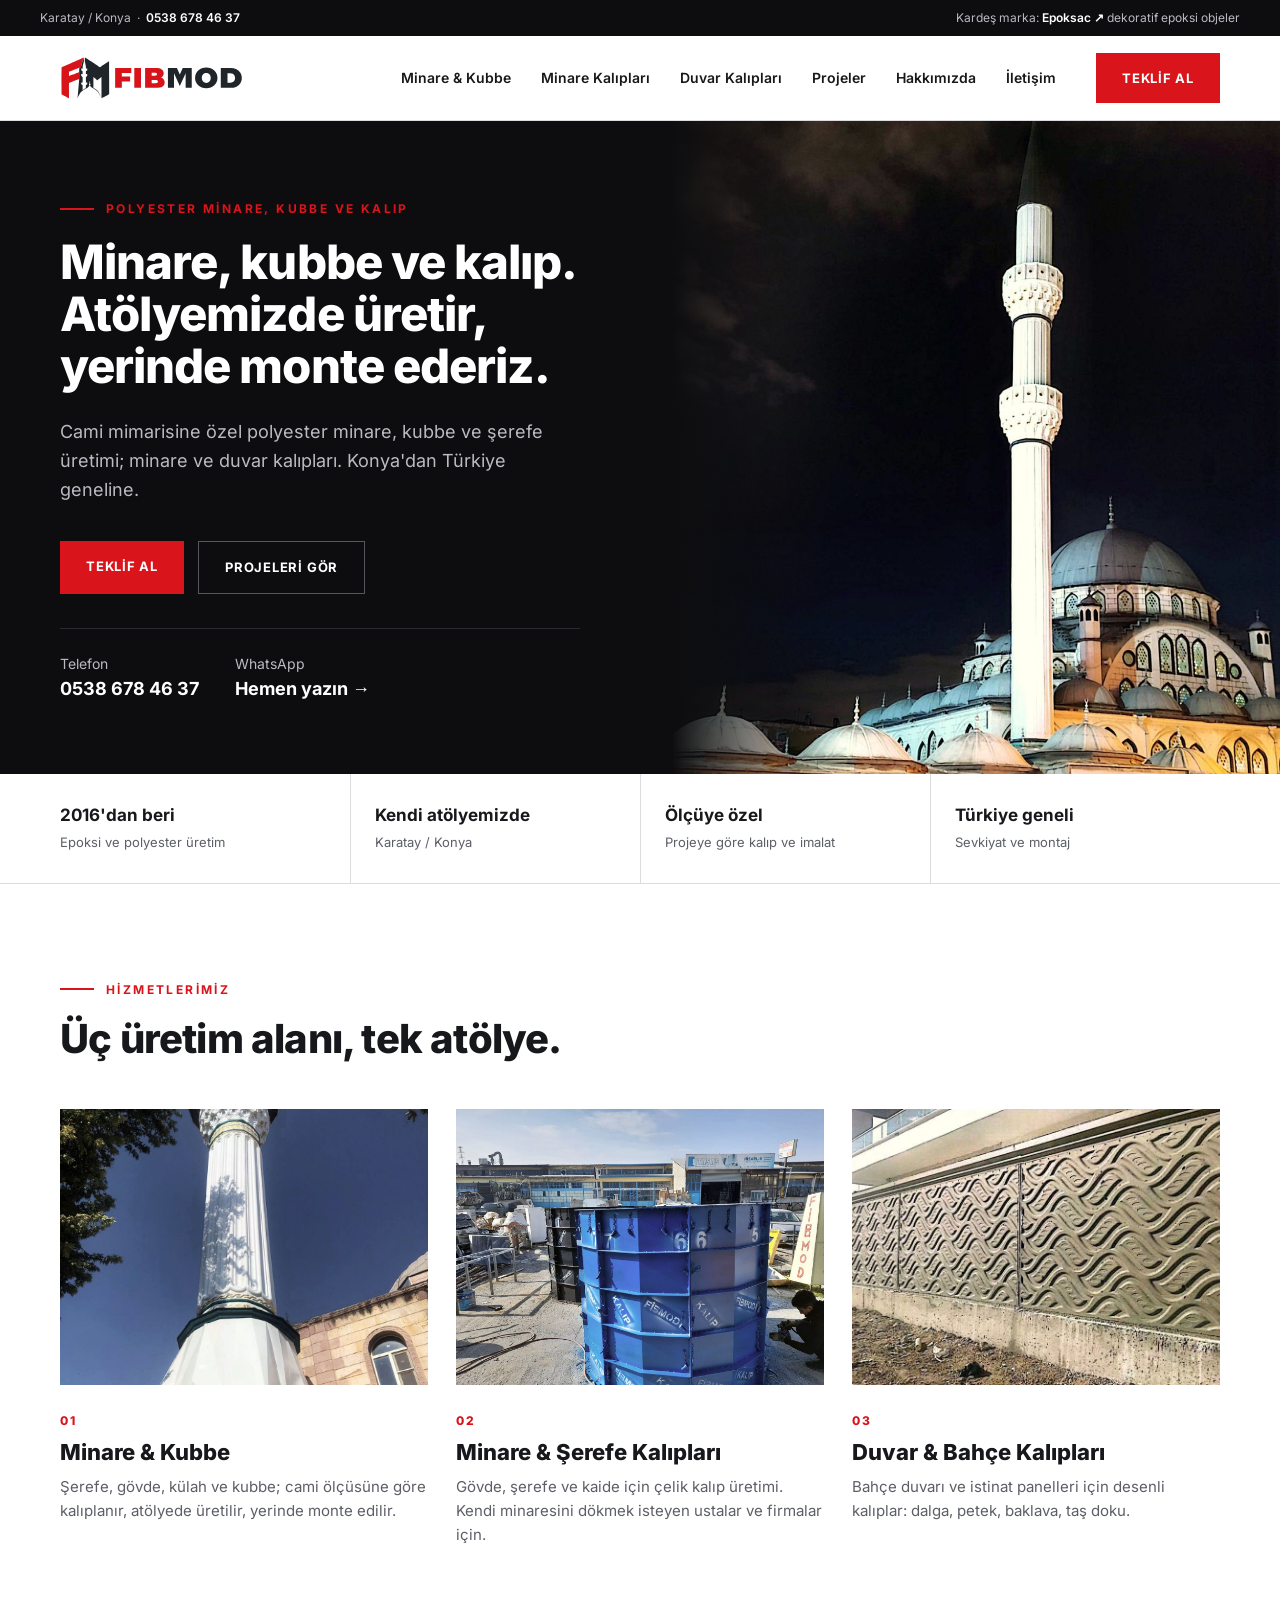
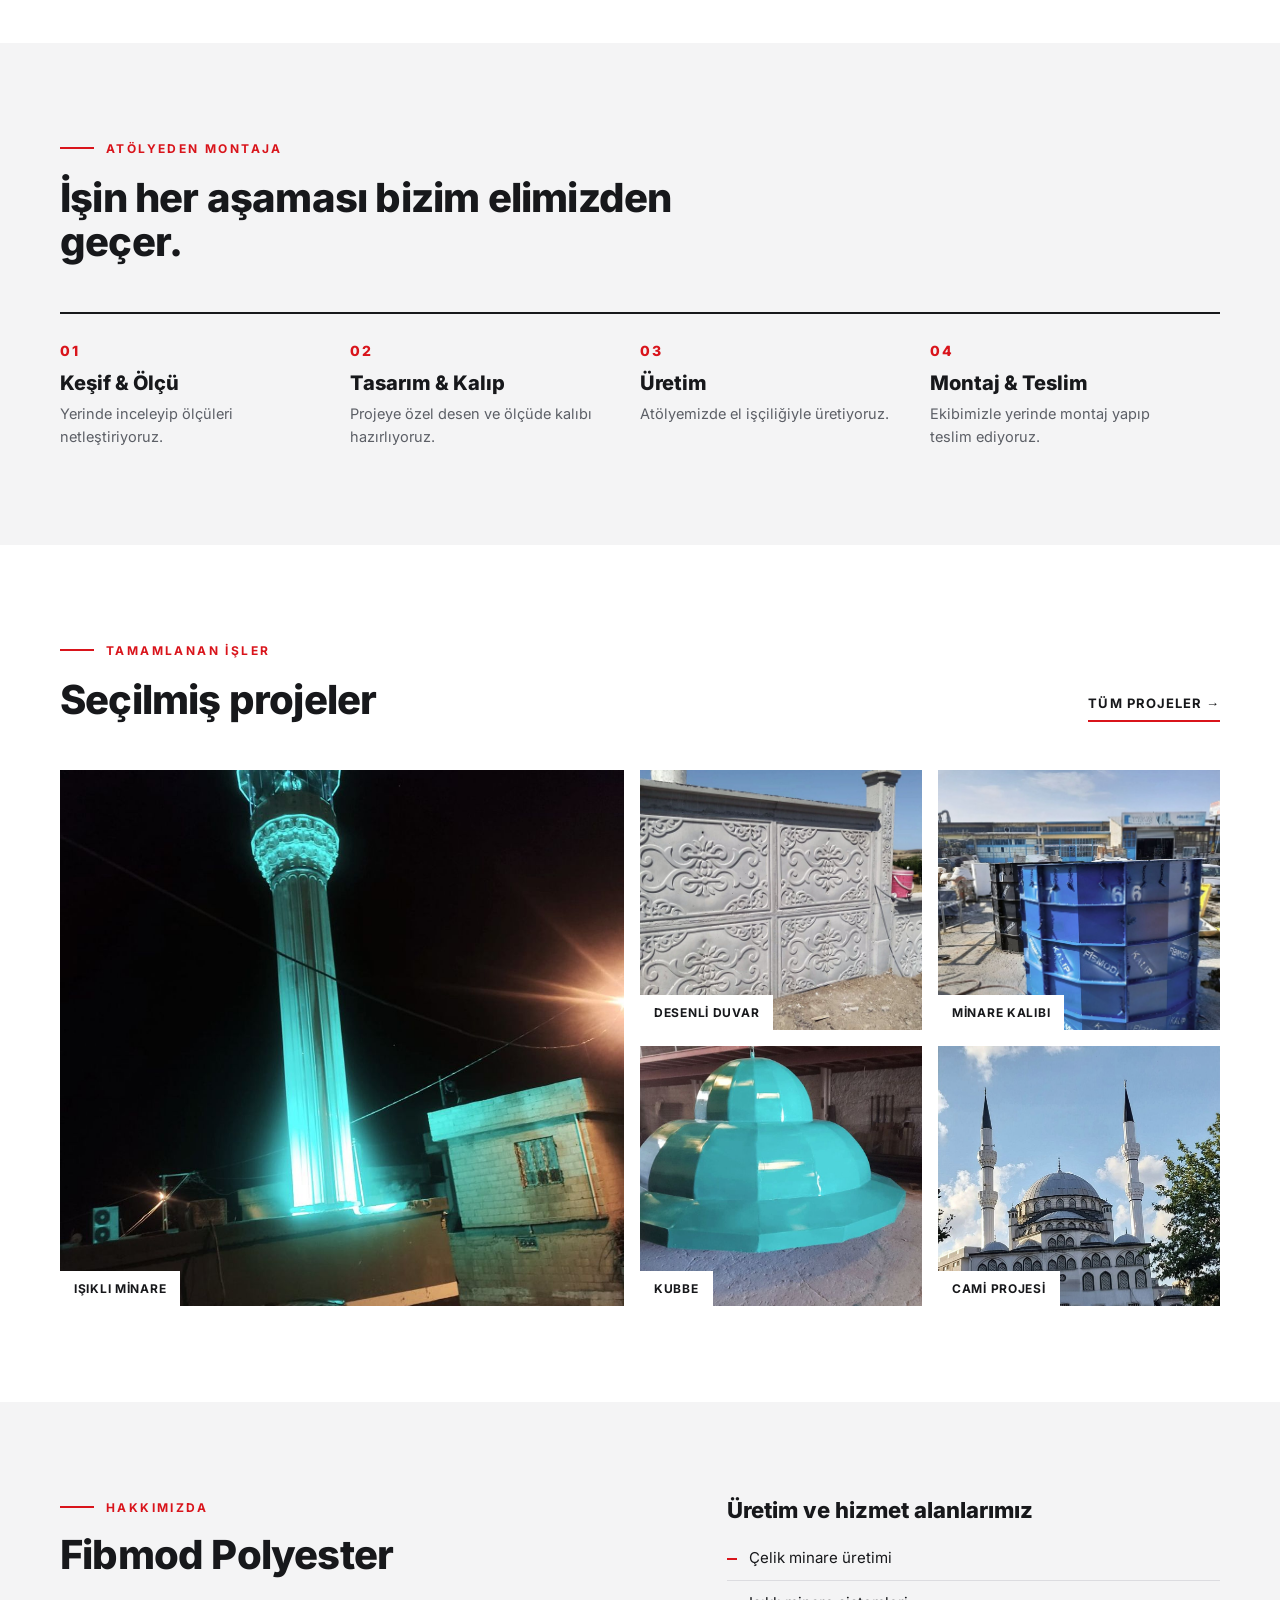
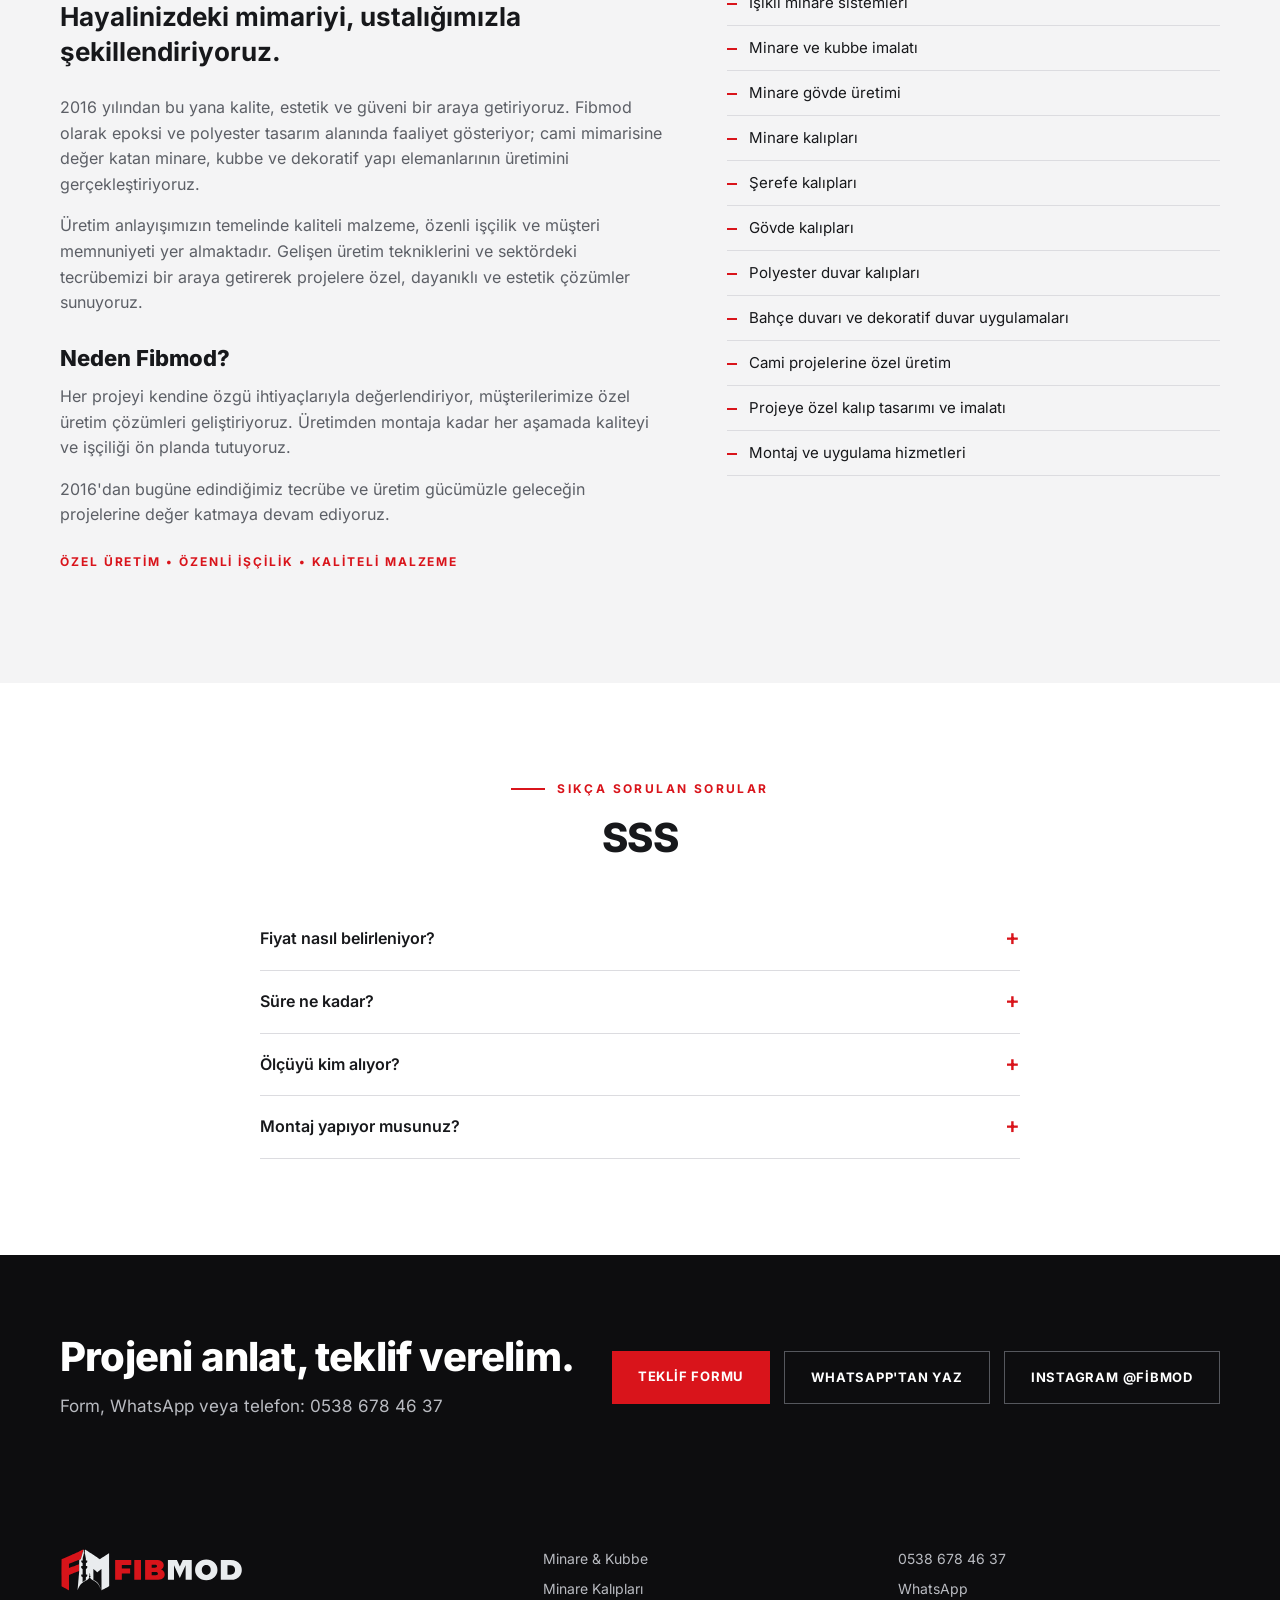
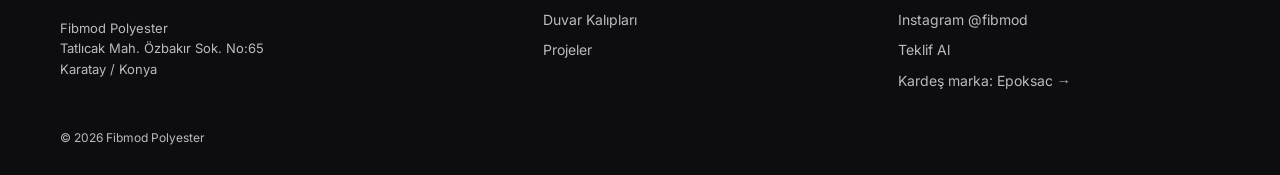
<file: index.html>
<!DOCTYPE html>
<html lang="tr">
<head>
<meta charset="UTF-8">
<meta name="viewport" content="width=device-width, initial-scale=1">
<title>Fibmod Polyester | Minare, Kubbe ve Kalıp Üretimi — Konya</title>
<meta name="description" content="Fibmod Polyester: Konya'da minare, kubbe, minare kalıbı ve desenli duvar kalıbı üretimi, Türkiye geneli montaj.">
<link rel="canonical" href="https://fibmod.epoksac.com/">
<meta property="og:title" content="Fibmod Polyester | Minare, Kubbe ve Kalıp Üretimi — Konya">
<meta property="og:description" content="Fibmod Polyester: Konya'da minare, kubbe, minare kalıbı ve desenli duvar kalıbı üretimi, Türkiye geneli montaj.">
<meta property="og:image" content="https://fibmod.epoksac.com/f031.jpg">
<meta property="og:type" content="website">
<meta name="theme-color" content="#17181b">
<meta http-equiv="Content-Security-Policy" content="default-src 'self'; img-src 'self' data:; style-src 'self' 'unsafe-inline'; script-src 'self'; font-src 'self'; connect-src 'none'; object-src 'none'; base-uri 'self'; form-action 'none'">
<meta name="referrer" content="strict-origin-when-cross-origin">
<meta property="og:locale" content="tr_TR">
<meta property="og:site_name" content="Fibmod Polyester">
<meta name="twitter:card" content="summary_large_image">
<meta name="twitter:title" content="Fibmod Polyester | Minare, Kubbe ve Kalıp Üretimi — Konya">
<meta name="twitter:description" content="Fibmod Polyester: Konya'da minare, kubbe, minare kalıbı ve desenli duvar kalıbı üretimi, Türkiye geneli montaj.">
<meta name="twitter:image" content="https://fibmod.epoksac.com/f031.jpg">
<link rel="icon" type="image/svg+xml" href="favicon.svg">
<link rel="preload" href="inter-latin-wght-normal.woff2" as="font" type="font/woff2" crossorigin>
<link rel="stylesheet" href="fibmod.css?v=7">
<script type="application/ld+json">{"@context": "https://schema.org", "@type": "LocalBusiness", "name": "Fibmod Polyester", "description": "Minare, kubbe, minare kalıbı ve desenli duvar kalıbı üretimi ve montajı.", "url": "https://fibmod.epoksac.com/", "telephone": "+905386784637", "image": "https://fibmod.epoksac.com/f031.jpg", "address": {"@type": "PostalAddress", "streetAddress": "Tatlıcak Mah. Özbakır Sok. No:65", "addressLocality": "Karatay", "addressRegion": "Konya", "addressCountry": "TR"}, "areaServed": "TR", "sameAs": ["https://www.instagram.com/fibmod/"]}</script>
</head>
<body>
<div class="ut"><span>Karatay / Konya &nbsp;·&nbsp; <b><a href="tel:+905386784637">0538 678 46 37</a></b></span><span>Kardeş marka: <a href="https://www.epoksac.com.tr/" rel="noopener"><b>Epoksac ↗</b></a> dekoratif epoksi objeler</span></div>
<header><div class="wrap hd"><a class="logo" href="index.html"><img src="logo-light.svg" alt="Fibmod" height="44"></a>
<nav id="nav"><a href="minare-kubbe.html">Minare &amp; Kubbe</a><a href="kaliplar.html">Minare Kalıpları</a><a href="duvar-kalip.html">Duvar Kalıpları</a><a href="projeler.html">Projeler</a><a href="index.html#hakkimizda">Hakkımızda</a><a href="iletisim.html">İletişim</a></nav>
<a class="btn btn-p" href="iletisim.html#teklif">Teklif Al</a>
<button class="nt" id="nt" aria-label="Menü"><span></span><span></span><span></span></button></div></header>
<main>

<section class="hero dark"><div class="hero-t"><p class="eyebrow">Polyester minare, kubbe ve kalıp</p>
<h1>Minare, kubbe ve kalıp.<br>Atölyemizde üretir,<br>yerinde monte ederiz.</h1>
<p class="sub">Cami mimarisine özel polyester minare, kubbe ve şerefe üretimi; minare ve duvar kalıpları. Konya'dan Türkiye geneline.</p>
<div class="acts"><a class="btn btn-p" href="iletisim.html#teklif">Teklif Al</a><a class="btn btn-o" href="projeler.html">Projeleri Gör</a></div>
<div class="hero-tel"><span>Telefon<b><a href="tel:+905386784637">0538 678 46 37</a></b></span><span>WhatsApp<b><a class="wa" href="#">Hemen yazın →</a></b></span></div></div>
<div class="hero-p"><img width="1051" height="1400" src="f031.jpg" alt="Gece ışıklı minare ve kubbe" style="object-position:50% 42%"></div></section>

<div class="fact"><div class="wrap">
<div><b>2016'dan beri</b><span>Epoksi ve polyester üretim</span></div><div><b>Kendi atölyemizde</b><span>Karatay / Konya</span></div>
<div><b>Ölçüye özel</b><span>Projeye göre kalıp ve imalat</span></div><div><b>Türkiye geneli</b><span>Sevkiyat ve montaj</span></div></div></div>

<section class="blk"><div class="wrap">
<div class="sec-h rv"><div><p class="eyebrow">Hizmetlerimiz</p><h2>Üç üretim alanı, tek atölye.</h2></div></div>
<div class="cards">
<a class="card rv" href="minare-kubbe.html"><div class="ph"><img width="1050" height="1400" src="c029.jpg" alt="Minare" style="object-position:50% 30%" loading="lazy"></div><small>01</small><h3>Minare &amp; Kubbe</h3><p>Şerefe, gövde, külah ve kubbe; cami ölçüsüne göre kalıplanır, atölyede üretilir, yerinde monte edilir.</p></a>
<a class="card rv" href="kaliplar.html"><div class="ph"><img width="1400" height="1050" src="n131.jpg" alt="Minare kalıbı" loading="lazy"></div><small>02</small><h3>Minare &amp; Şerefe Kalıpları</h3><p>Gövde, şerefe ve kaide için çelik kalıp üretimi. Kendi minaresini dökmek isteyen ustalar ve firmalar için.</p></a>
<a class="card rv" href="duvar-kalip.html"><div class="ph"><img width="960" height="576" src="f160.jpg" alt="Dalga desenli duvar" style="object-position:80% 40%" loading="lazy"></div><small>03</small><h3>Duvar &amp; Bahçe Kalıpları</h3><p>Bahçe duvarı ve istinat panelleri için desenli kalıplar: dalga, petek, baklava, taş doku.</p></a>
</div></div></section>

<section class="blk alt"><div class="wrap">
<div class="sec-h rv"><div><p class="eyebrow">Atölyeden Montaja</p><h2>İşin her aşaması bizim elimizden geçer.</h2></div></div>
<div class="steps">
<div class="rv"><b>01</b><h3>Keşif &amp; Ölçü</h3><p>Yerinde inceleyip ölçüleri netleştiriyoruz.</p></div>
<div class="rv"><b>02</b><h3>Tasarım &amp; Kalıp</h3><p>Projeye özel desen ve ölçüde kalıbı hazırlıyoruz.</p></div>
<div class="rv"><b>03</b><h3>Üretim</h3><p>Atölyemizde el işçiliğiyle üretiyoruz.</p></div>
<div class="rv"><b>04</b><h3>Montaj &amp; Teslim</h3><p>Ekibimizle yerinde montaj yapıp teslim ediyoruz.</p></div>
</div></div></section>

<section class="blk"><div class="wrap">
<div class="sec-h rv"><div><p class="eyebrow">Tamamlanan İşler</p><h2>Seçilmiş projeler</h2></div><a href="projeler.html">Tüm projeler →</a></div>
<div class="feat rv">
<div><img width="1043" height="1400" src="n368.jpg" alt="Işıklı minare" style="object-position:50% 35%" loading="lazy"><span>Işıklı minare</span></div>
<div><img width="1200" height="1200" src="n954.jpg" alt="Desenli bahçe duvarı" style="object-position:50% 50%" loading="lazy"><span>Desenli duvar</span></div>
<div><img width="1400" height="1050" src="n131.jpg" alt="Çelik minare kalıbı" loading="lazy"><span>Minare kalıbı</span></div>
<div><img width="1400" height="787" src="n316.jpg" alt="Kubbe" loading="lazy"><span>Kubbe</span></div>
<div><img width="1125" height="1400" src="n978.jpg" alt="Cami ve minareler" style="object-position:50% 40%" loading="lazy"><span>Cami projesi</span></div>
</div></div></section>

<section class="blk alt" id="hakkimizda"><div class="wrap ab rv">
<div><p class="eyebrow">Hakkımızda</p><h2>Fibmod Polyester</h2><p class="lead">Hayalinizdeki mimariyi, ustalığımızla şekillendiriyoruz.</p>
<p>2016 yılından bu yana kalite, estetik ve güveni bir araya getiriyoruz. Fibmod olarak epoksi ve polyester tasarım alanında faaliyet gösteriyor; cami mimarisine değer katan minare, kubbe ve dekoratif yapı elemanlarının üretimini gerçekleştiriyoruz.</p>
<p>Üretim anlayışımızın temelinde kaliteli malzeme, özenli işçilik ve müşteri memnuniyeti yer almaktadır. Gelişen üretim tekniklerini ve sektördeki tecrübemizi bir araya getirerek projelere özel, dayanıklı ve estetik çözümler sunuyoruz.</p>
<h3 style="margin-top:30px">Neden Fibmod?</h3>
<p>Her projeyi kendine özgü ihtiyaçlarıyla değerlendiriyor, müşterilerimize özel üretim çözümleri geliştiriyoruz. Üretimden montaja kadar her aşamada kaliteyi ve işçiliği ön planda tutuyoruz.</p>
<p>2016'dan bugüne edindiğimiz tecrübe ve üretim gücümüzle geleceğin projelerine değer katmaya devam ediyoruz.</p>
<p class="tags">Özel Üretim • Özenli İşçilik • Kaliteli Malzeme</p></div>
<div><h3>Üretim ve hizmet alanlarımız</h3><ul>
<li>Çelik minare üretimi</li><li>Işıklı minare sistemleri</li><li>Minare ve kubbe imalatı</li><li>Minare gövde üretimi</li><li>Minare kalıpları</li><li>Şerefe kalıpları</li><li>Gövde kalıpları</li><li>Polyester duvar kalıpları</li><li>Bahçe duvarı ve dekoratif duvar uygulamaları</li><li>Cami projelerine özel üretim</li><li>Projeye özel kalıp tasarımı ve imalatı</li><li>Montaj ve uygulama hizmetleri</li></ul></div>
</div></section>

<section class="blk" id="sss"><div class="wrap"><div class="sec-h rv cc" style="justify-content:center;text-align:center"><div><p class="eyebrow">Sıkça Sorulan Sorular</p><h2>SSS</h2></div></div><div class="faq"><details><summary>Fiyat nasıl belirleniyor?</summary><p>Fiyat listesi yayınlamıyoruz, çünkü her iş ölçüye özel. Fiyatı ürün türü, ölçü ve desen belirler. Net fiyat için teklif formunu doldurman ya da WhatsApp'tan yazman yeterli.</p></details><details><summary>Süre ne kadar?</summary><p>Süre projenin ölçüsüne ve yoğunluğa göre değişir. Keşif ve ölçü sonrası net takvimi birlikte belirliyoruz.</p></details><details><summary>Ölçüyü kim alıyor?</summary><p>Ölçü ve gerekli detaylar yerinde keşifle netleştirilir.</p></details><details><summary>Montaj yapıyor musunuz?</summary><p>Evet, ekibimizle yerinde montaj yapıp projeyi teslim ediyoruz. Türkiye geneli çalışıyoruz.</p></details></div></div></section>
<section class="cta dark"><div class="wrap"><div><h2>Projeni anlat, teklif verelim.</h2><p>Form, WhatsApp veya telefon: 0538 678 46 37</p></div>
<div class="acts"><a class="btn btn-p" href="iletisim.html#teklif">Teklif Formu</a><a class="btn btn-o wa" data-msg="Merhaba, Fibmod'dan teklif almak istiyorum." href="#">WhatsApp'tan Yaz</a><a class="btn btn-o" href="https://www.instagram.com/fibmod/" target="_blank" rel="noopener">Instagram @fibmod</a></div></div></section>

</main>
<footer class="dark"><div class="wrap fg">
<div><a class="logo" href="index.html" style="display:inline-block"><img src="logo-dark.svg" alt="Fibmod" height="44"></a><p>Fibmod Polyester<br>Tatlıcak Mah. Özbakır Sok. No:65<br>Karatay / Konya</p></div>
<div><a href="minare-kubbe.html">Minare &amp; Kubbe</a><a href="kaliplar.html">Minare Kalıpları</a><a href="duvar-kalip.html">Duvar Kalıpları</a><a href="projeler.html">Projeler</a></div>
<div><a href="tel:+905386784637">0538 678 46 37</a><a class="wa" href="#">WhatsApp</a><a href="https://www.instagram.com/fibmod/" target="_blank" rel="noopener">Instagram @fibmod</a><a href="iletisim.html#teklif">Teklif Al</a><a href="https://www.epoksac.com.tr/" rel="noopener">Kardeş marka: Epoksac →</a></div>
</div><div class="wrap cp">© <span id="yr"></span> Fibmod Polyester</div></footer>
<div class="lb" id="lb"><img alt=""></div>
<script src="fibmod.js?v=7"></script>
</body>
</html>
</file>
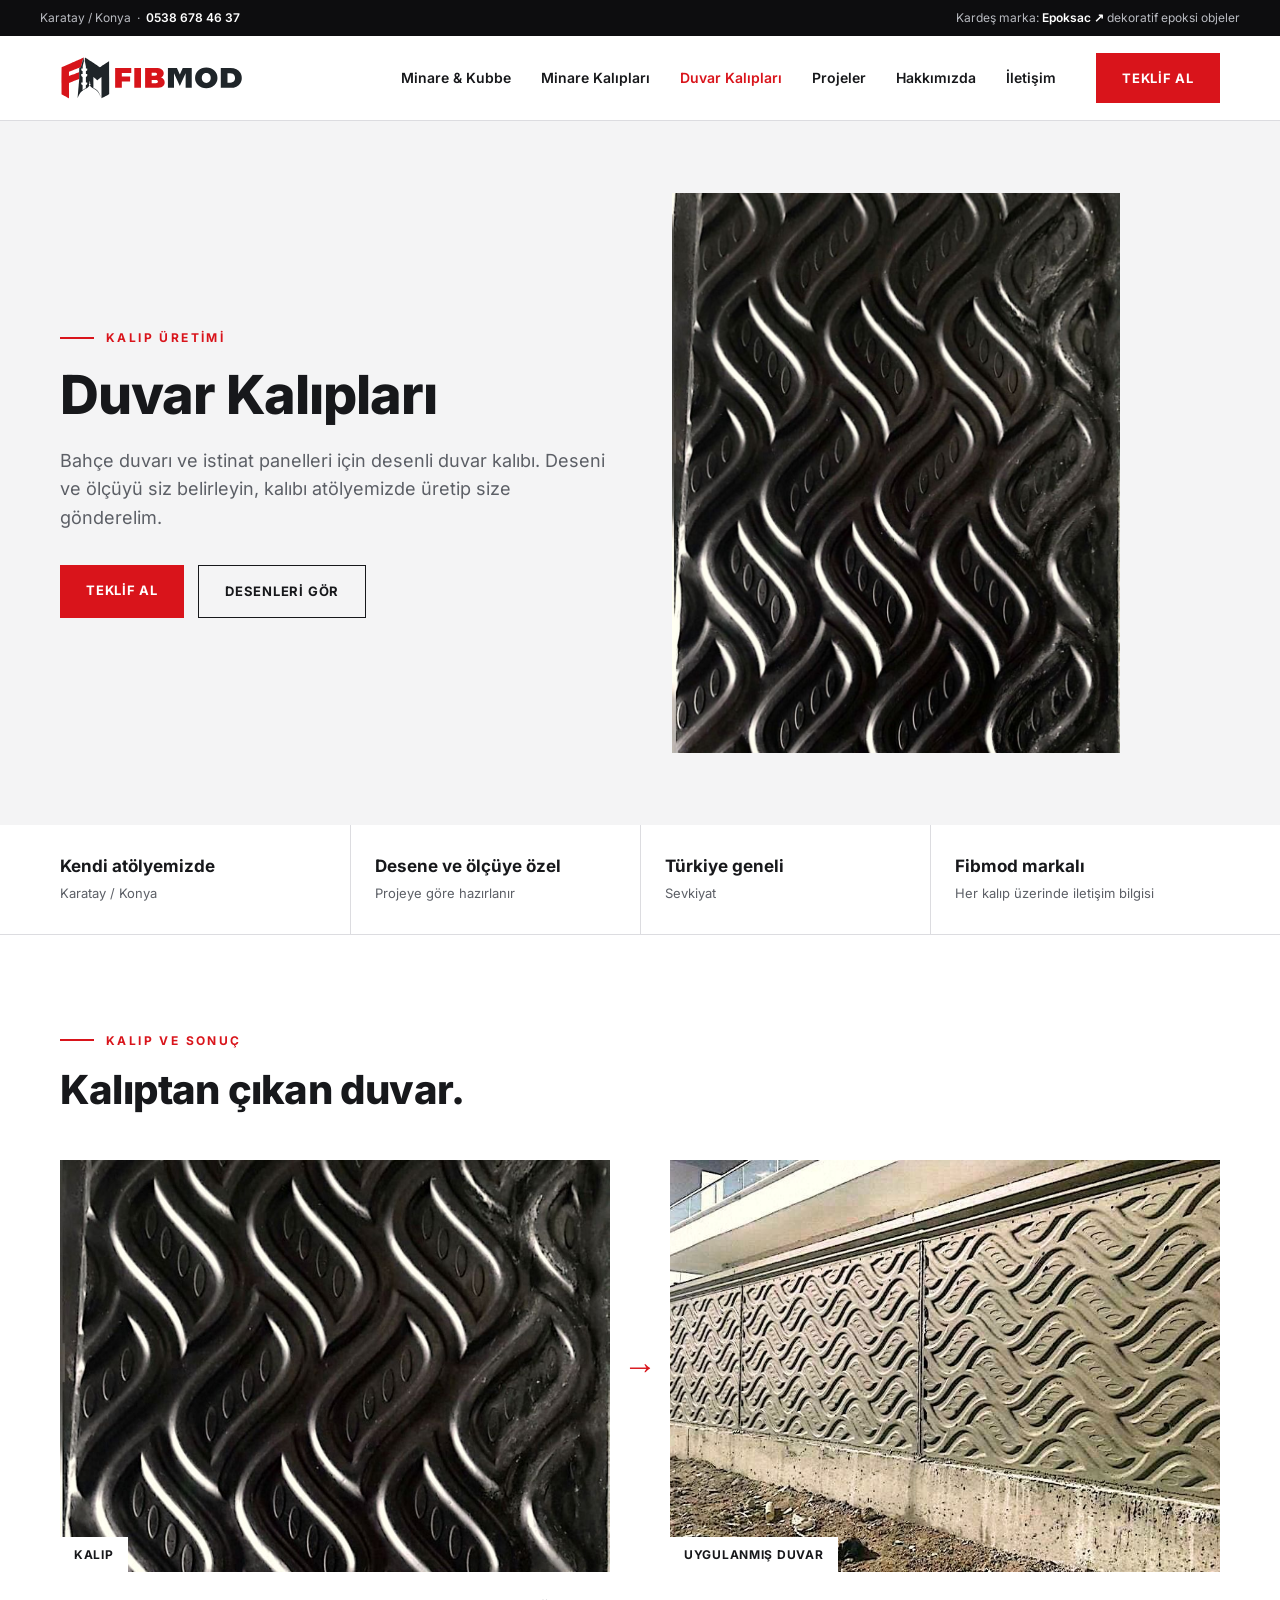
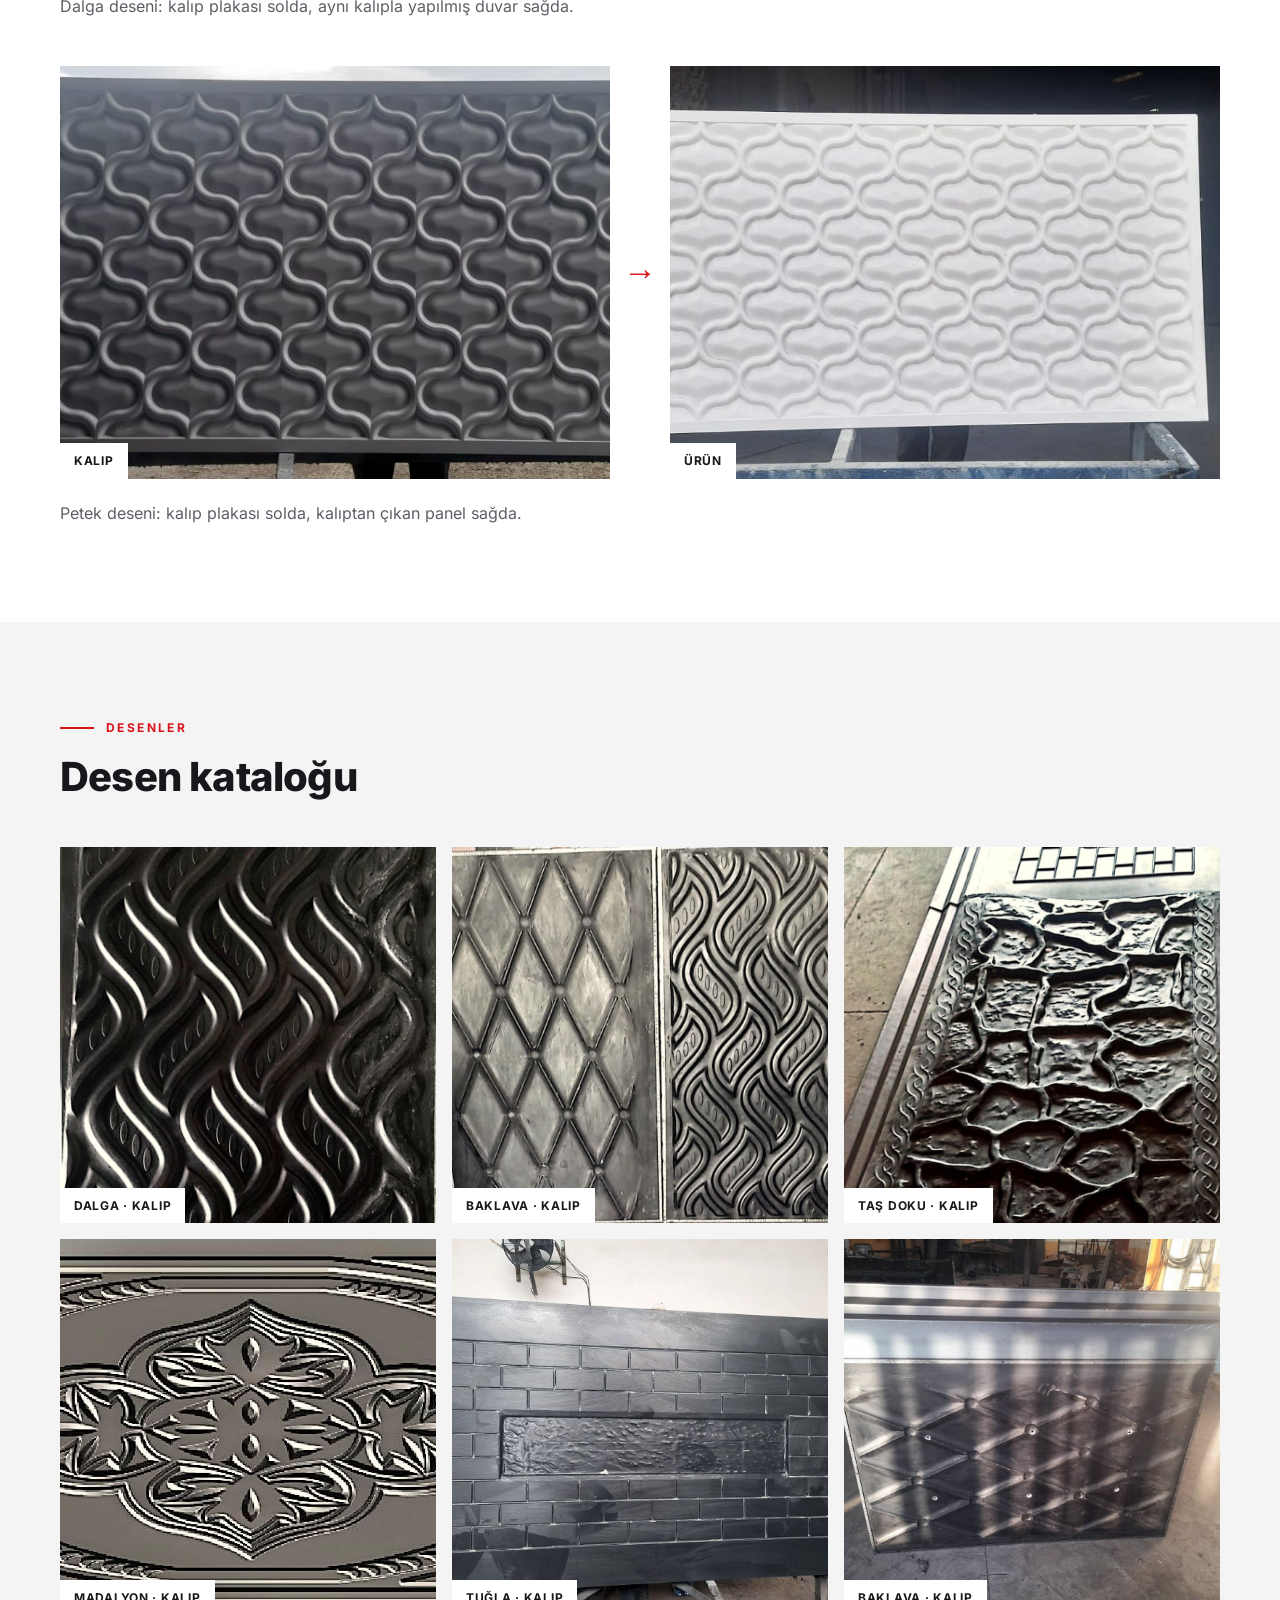
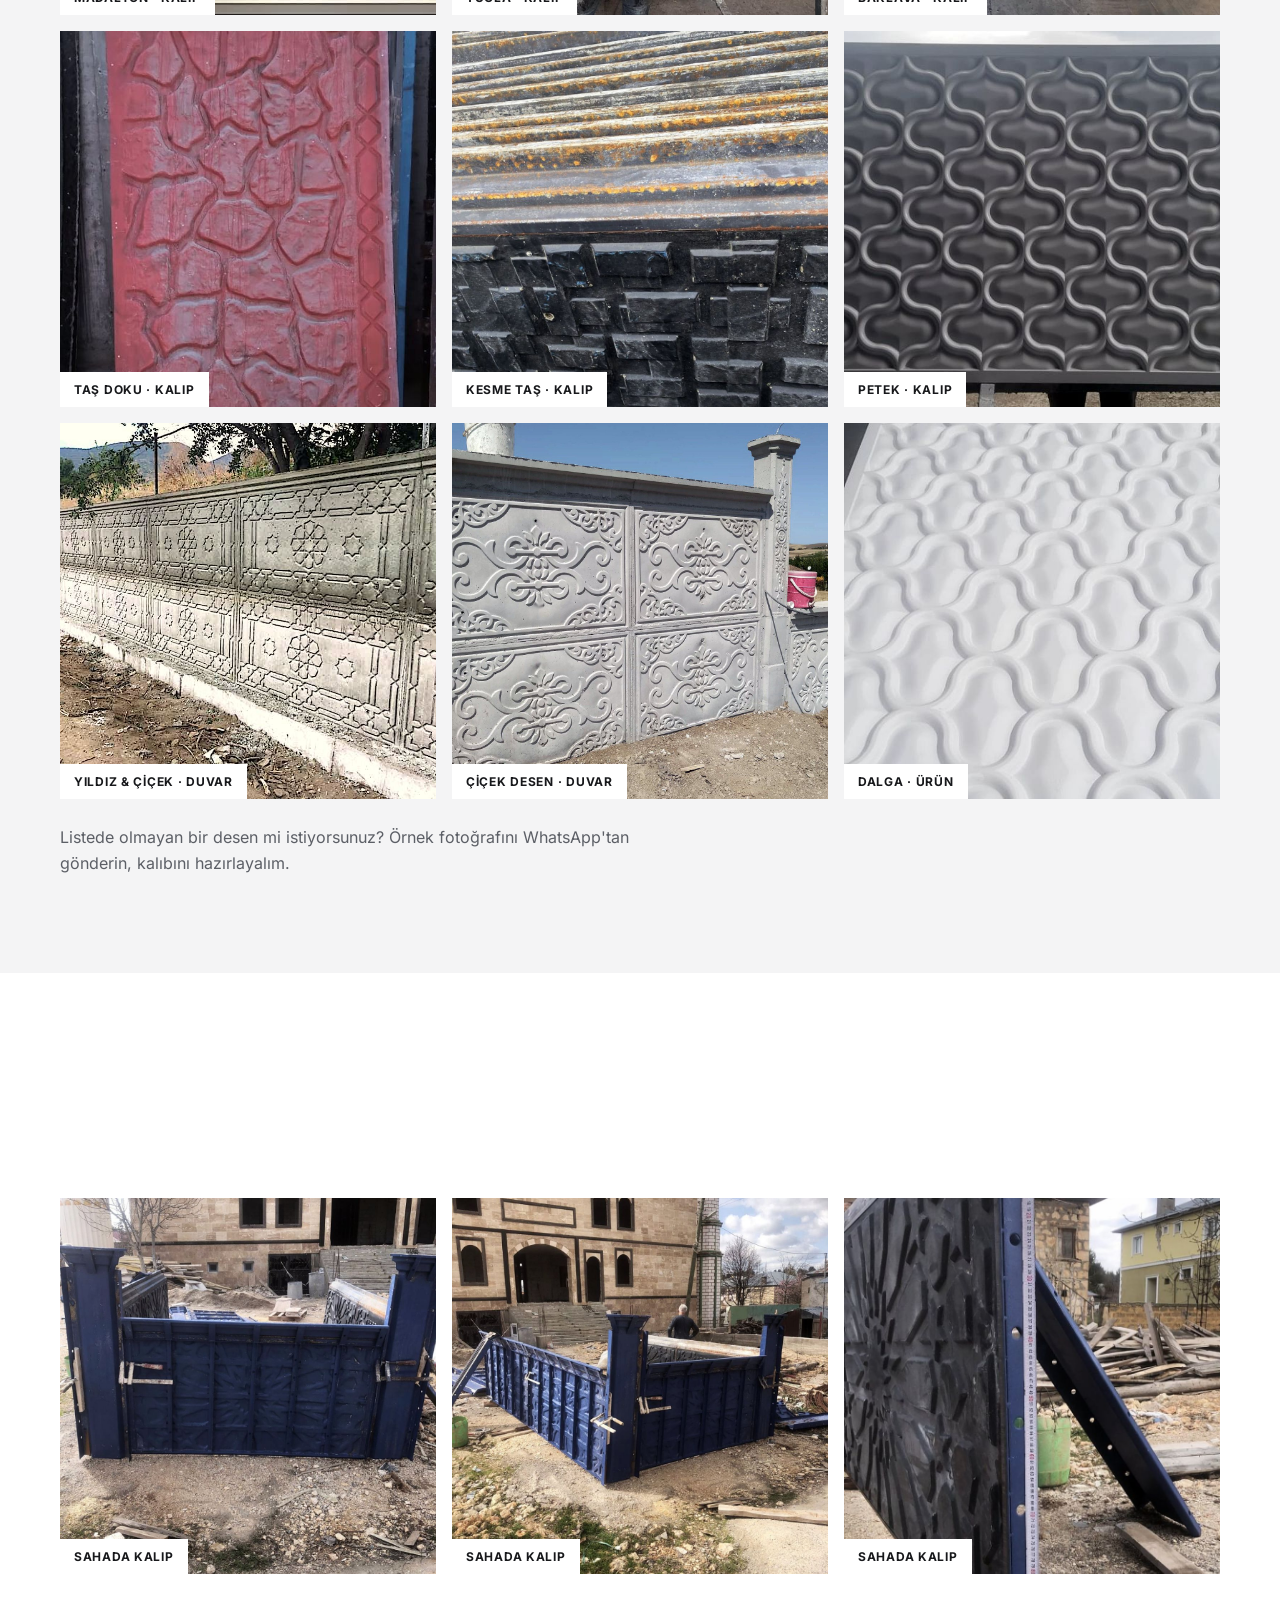
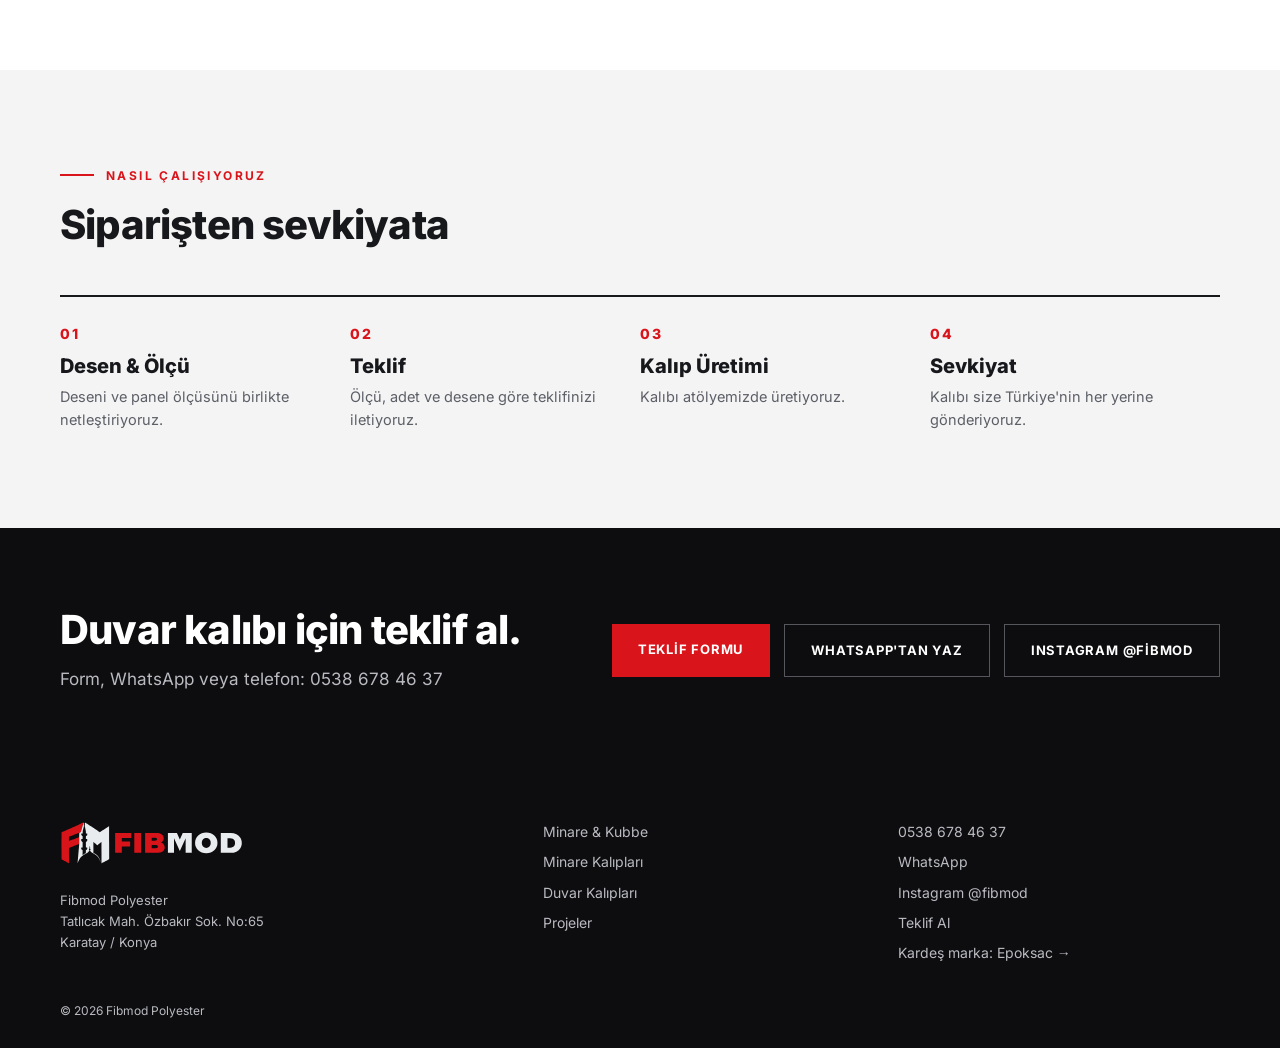
<file: duvar-kalip.html>
<!DOCTYPE html>
<html lang="tr">
<head>
<meta charset="UTF-8">
<meta name="viewport" content="width=device-width, initial-scale=1">
<title>Duvar Kalıpları | Fibmod Polyester</title>
<meta name="description" content="Bahçe duvarı ve istinat panelleri için desenli duvar kalıbı üretimi. Ölçü ve desene özel, Türkiye geneli sevkiyat. Fibmod Polyester, Konya.">
<link rel="canonical" href="https://fibmod.epoksac.com/duvar-kalip.html">
<meta property="og:title" content="Duvar Kalıpları | Fibmod Polyester">
<meta property="og:description" content="Bahçe duvarı ve istinat panelleri için desenli duvar kalıbı üretimi. Ölçü ve desene özel, Türkiye geneli sevkiyat. Fibmod Polyester, Konya.">
<meta property="og:image" content="https://fibmod.epoksac.com/f170.jpg">
<meta property="og:type" content="website">
<meta name="theme-color" content="#17181b">
<meta http-equiv="Content-Security-Policy" content="default-src 'self'; img-src 'self' data:; style-src 'self' 'unsafe-inline'; script-src 'self'; font-src 'self'; connect-src 'none'; object-src 'none'; base-uri 'self'; form-action 'none'">
<meta name="referrer" content="strict-origin-when-cross-origin">
<meta property="og:locale" content="tr_TR">
<meta property="og:site_name" content="Fibmod Polyester">
<meta name="twitter:card" content="summary_large_image">
<meta name="twitter:title" content="Duvar Kalıpları | Fibmod Polyester">
<meta name="twitter:description" content="Bahçe duvarı ve istinat panelleri için desenli duvar kalıbı üretimi. Ölçü ve desene özel, Türkiye geneli sevkiyat. Fibmod Polyester, Konya.">
<meta name="twitter:image" content="https://fibmod.epoksac.com/f170.jpg">
<link rel="icon" type="image/svg+xml" href="favicon.svg">
<link rel="preload" href="inter-latin-wght-normal.woff2" as="font" type="font/woff2" crossorigin>
<link rel="stylesheet" href="fibmod.css?v=7">

</head>
<body class="sub">
<div class="ut"><span>Karatay / Konya &nbsp;·&nbsp; <b><a href="tel:+905386784637">0538 678 46 37</a></b></span><span>Kardeş marka: <a href="https://www.epoksac.com.tr/" rel="noopener"><b>Epoksac ↗</b></a> dekoratif epoksi objeler</span></div>
<header><div class="wrap hd"><a class="logo" href="index.html"><img src="logo-light.svg" alt="Fibmod" height="44"></a>
<nav id="nav"><a href="minare-kubbe.html">Minare &amp; Kubbe</a><a href="kaliplar.html">Minare Kalıpları</a><a href="duvar-kalip.html" class="on">Duvar Kalıpları</a><a href="projeler.html">Projeler</a><a href="index.html#hakkimizda">Hakkımızda</a><a href="iletisim.html">İletişim</a></nav>
<a class="btn btn-p" href="iletisim.html#teklif">Teklif Al</a>
<button class="nt" id="nt" aria-label="Menü"><span></span><span></span><span></span></button></div></header>
<main>

<section class="page-top"><div class="wrap two">
<div><p class="eyebrow">Kalıp Üretimi</p><h1>Duvar Kalıpları</h1>
<p class="lead">Bahçe duvarı ve istinat panelleri için desenli duvar kalıbı. Deseni ve ölçüyü siz belirleyin, kalıbı atölyemizde üretip size gönderelim.</p>
<div class="acts"><a class="btn btn-p wa" data-msg="Merhaba, duvar kalıbı için teklif almak istiyorum." href="#">Teklif Al</a><a class="btn btn-o" href="#desenler">Desenleri Gör</a></div></div>
<div class="ph"><img width="903" height="1400" src="f170.jpg" alt="Dalga desenli duvar kalıbı" style="object-position:50% 40%"></div></div></section>

<div class="fact"><div class="wrap">
<div><b>Kendi atölyemizde</b><span>Karatay / Konya</span></div><div><b>Desene ve ölçüye özel</b><span>Projeye göre hazırlanır</span></div>
<div><b>Türkiye geneli</b><span>Sevkiyat</span></div><div><b>Fibmod markalı</b><span>Her kalıp üzerinde iletişim bilgisi</span></div></div></div>

<section class="blk"><div class="wrap">
<div class="sec-h rv"><div><p class="eyebrow">Kalıp ve Sonuç</p><h2>Kalıptan çıkan duvar.</h2></div></div>
<div class="pr rv"><div class="ph"><img width="903" height="1400" src="f170.jpg" alt="Dalga desen kalıbı" style="object-position:50% 40%" loading="lazy"><span>Kalıp</span></div><div class="ar">→</div><div class="ph"><img width="960" height="576" src="f160.jpg" alt="Dalga desenli duvar" style="object-position:80% 40%" loading="lazy"><span>Uygulanmış duvar</span></div></div>
<p style="margin-top:22px;max-width:640px">Dalga deseni: kalıp plakası solda, aynı kalıpla yapılmış duvar sağda.</p>
<div class="pr rv" style="margin-top:46px"><div class="ph"><img width="1400" height="630" src="n199.jpg" alt="Petek desen kalıbı" style="object-position:50% 50%" loading="lazy"><span>Kalıp</span></div><div class="ar">→</div><div class="ph"><img width="1400" height="630" src="n201.jpg" alt="Petek desenli ürün" style="object-position:50% 50%" loading="lazy"><span>Ürün</span></div></div>
<p style="margin-top:22px;max-width:640px">Petek deseni: kalıp plakası solda, kalıptan çıkan panel sağda.</p>
</div></section>

<section class="blk alt" id="desenler"><div class="wrap"><div class="sec-h rv"><div><p class="eyebrow">Desenler</p><h2>Desen kataloğu</h2></div></div>
<div class="sq rv">
<div><img width="903" height="1400" src="f170.jpg" alt="Dalga" style="object-position:50% 40%" loading="lazy"><span>Dalga · kalıp</span></div>
<div><img width="1400" height="1035" src="f177.jpg" alt="Baklava ve dalga kalıbı" loading="lazy"><span>Baklava · kalıp</span></div>
<div><img width="808" height="1400" src="f195.jpg" alt="Taş doku kalıbı" loading="lazy"><span>Taş doku · kalıp</span></div>
<div><img width="1125" height="476" src="f139.jpg" alt="Madalyon kalıbı" loading="lazy"><span>Madalyon · kalıp</span></div>
<div><img width="1400" height="1050" src="n213.jpg" alt="Tuğla desen kalıbı" loading="lazy"><span>Tuğla · kalıp</span></div>
<div><img width="1400" height="1050" src="n219.jpg" alt="Baklava desen kalıbı" loading="lazy"><span>Baklava · kalıp</span></div>
<div><img width="629" height="1400" src="n221.jpg" alt="Taş desen kalıbı" style="object-position:50% 40%" loading="lazy"><span>Taş doku · kalıp</span></div>
<div><img width="1400" height="1050" src="n253.jpg" alt="Kesme taş desen kalıbı" loading="lazy"><span>Kesme taş · kalıp</span></div>
<div><img width="1400" height="630" src="n199.jpg" alt="Petek kalıbı" style="object-position:50% 50%" loading="lazy"><span>Petek · kalıp</span></div>
<div><img width="960" height="720" src="f190.jpg" alt="Yıldız ve çiçek desen" style="object-position:70% 30%" loading="lazy"><span>Yıldız &amp; çiçek · duvar</span></div>
<div><img width="1200" height="1200" src="n954.jpg" alt="Çiçek desenli duvar" style="object-position:50% 50%" loading="lazy"><span>Çiçek desen · duvar</span></div>
<div><img width="630" height="1400" src="n200.jpg" alt="Dalga desenli panel" style="object-position:50% 40%" loading="lazy"><span>Dalga · ürün</span></div>
</div><p style="margin-top:26px;max-width:640px">Listede olmayan bir desen mi istiyorsunuz? Örnek fotoğrafını WhatsApp'tan gönderin, kalıbını hazırlayalım.</p></div></section>

<section class="blk"><div class="wrap"><div class="sec-h rv"><div><p class="eyebrow">Sahadan</p><h2>Kalıplar sahada.</h2></div></div>
<div class="sq rv">
<div><img width="1050" height="1400" src="n246.jpg" alt="Sahada kurulu duvar kalıbı" style="object-position:50% 55%" loading="lazy"><span>Sahada kalıp</span></div>
<div><img width="1050" height="1400" src="n247.jpg" alt="Sahada kurulu duvar kalıbı" style="object-position:50% 55%" loading="lazy"><span>Sahada kalıp</span></div>
<div><img width="787" height="1400" src="n245.jpg" alt="Sahada duvar kalıbı" style="object-position:50% 45%" loading="lazy"><span>Sahada kalıp</span></div>
</div></div></section>

<section class="blk alt"><div class="wrap"><div class="sec-h rv"><div><p class="eyebrow">Nasıl Çalışıyoruz</p><h2>Siparişten sevkiyata</h2></div></div>
<div class="steps"><div class="rv"><b>01</b><h3>Desen &amp; Ölçü</h3><p>Deseni ve panel ölçüsünü birlikte netleştiriyoruz.</p></div>
<div class="rv"><b>02</b><h3>Teklif</h3><p>Ölçü, adet ve desene göre teklifinizi iletiyoruz.</p></div>
<div class="rv"><b>03</b><h3>Kalıp Üretimi</h3><p>Kalıbı atölyemizde üretiyoruz.</p></div>
<div class="rv"><b>04</b><h3>Sevkiyat</h3><p>Kalıbı size Türkiye'nin her yerine gönderiyoruz.</p></div></div></div></section>
<section class="cta dark"><div class="wrap"><div><h2>Duvar kalıbı için teklif al.</h2><p>Form, WhatsApp veya telefon: 0538 678 46 37</p></div>
<div class="acts"><a class="btn btn-p" href="iletisim.html#teklif">Teklif Formu</a><a class="btn btn-o wa" data-msg="Merhaba, duvar kalıbı için teklif almak istiyorum." href="#">WhatsApp'tan Yaz</a><a class="btn btn-o" href="https://www.instagram.com/fibmod/" target="_blank" rel="noopener">Instagram @fibmod</a></div></div></section>

</main>
<footer class="dark"><div class="wrap fg">
<div><a class="logo" href="index.html" style="display:inline-block"><img src="logo-dark.svg" alt="Fibmod" height="44"></a><p>Fibmod Polyester<br>Tatlıcak Mah. Özbakır Sok. No:65<br>Karatay / Konya</p></div>
<div><a href="minare-kubbe.html">Minare &amp; Kubbe</a><a href="kaliplar.html">Minare Kalıpları</a><a href="duvar-kalip.html">Duvar Kalıpları</a><a href="projeler.html">Projeler</a></div>
<div><a href="tel:+905386784637">0538 678 46 37</a><a class="wa" href="#">WhatsApp</a><a href="https://www.instagram.com/fibmod/" target="_blank" rel="noopener">Instagram @fibmod</a><a href="iletisim.html#teklif">Teklif Al</a><a href="https://www.epoksac.com.tr/" rel="noopener">Kardeş marka: Epoksac →</a></div>
</div><div class="wrap cp">© <span id="yr"></span> Fibmod Polyester</div></footer>
<div class="lb" id="lb"><img alt=""></div>
<script src="fibmod.js?v=7"></script>
</body>
</html>
</file>
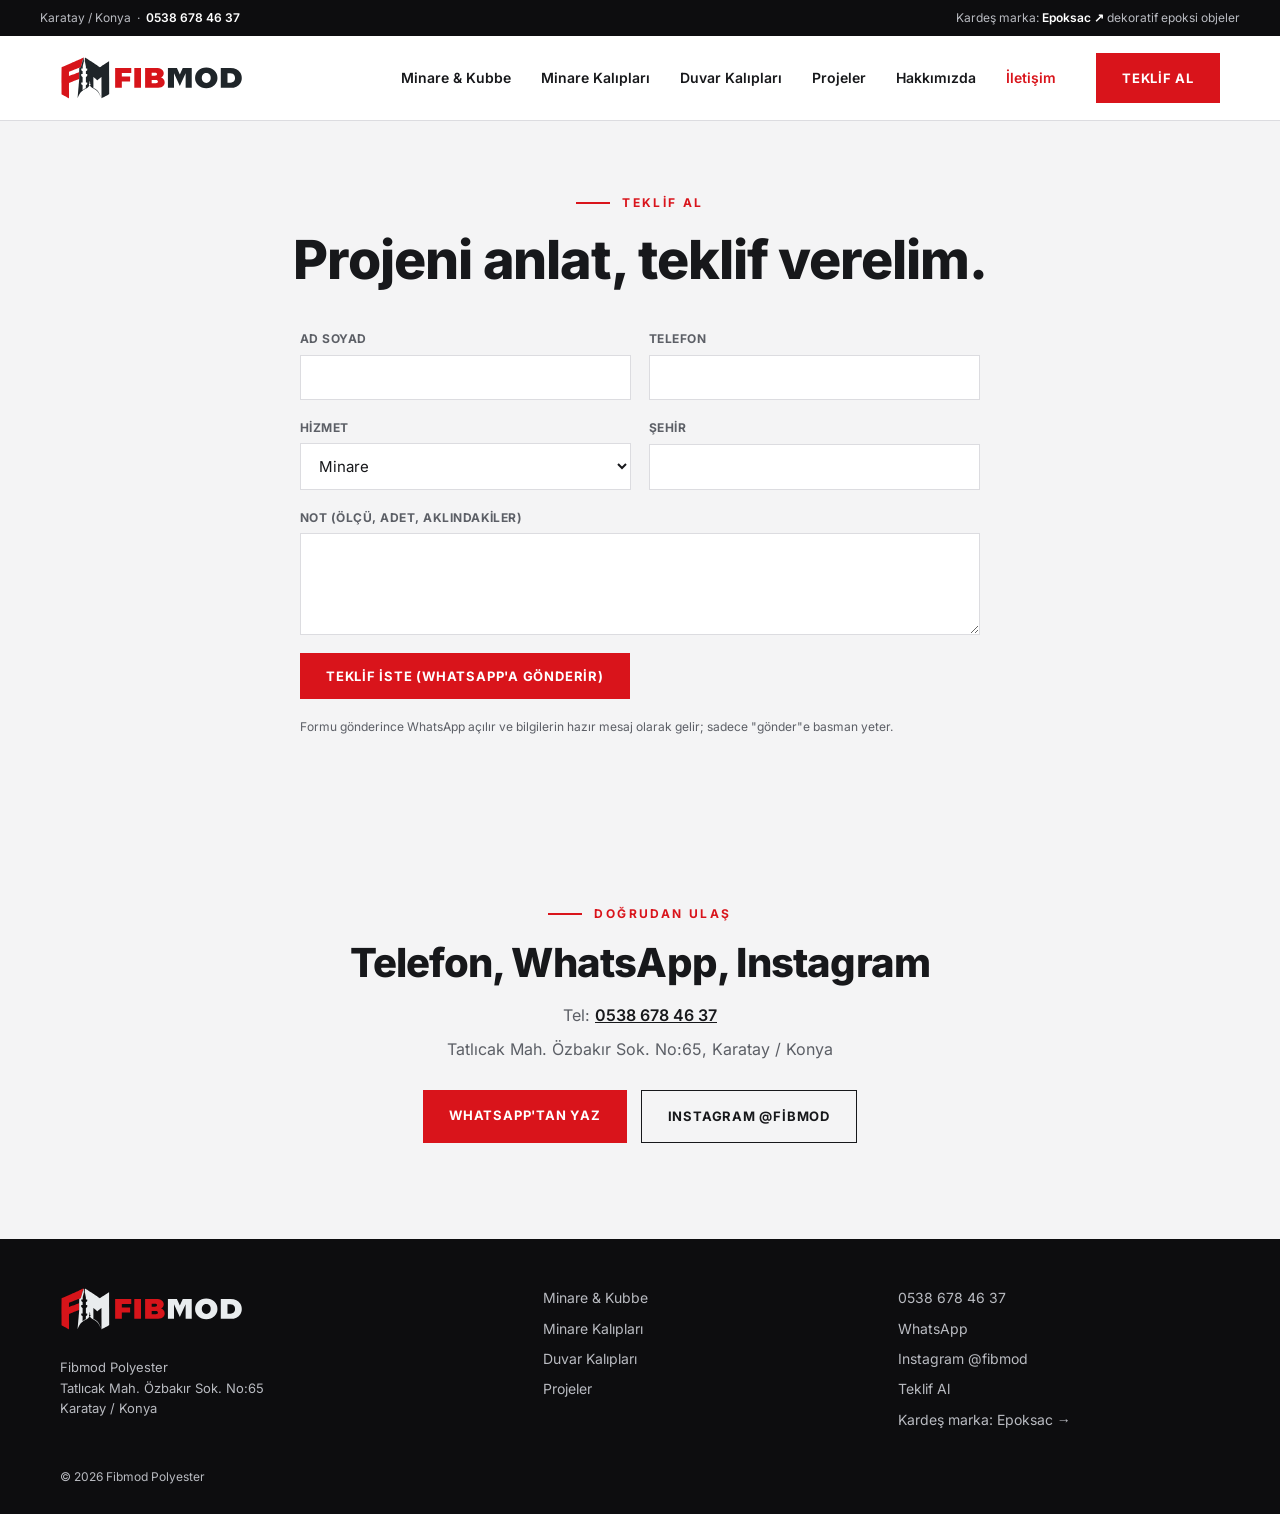
<file: iletisim.html>
<!DOCTYPE html>
<html lang="tr">
<head>
<meta charset="UTF-8">
<meta name="viewport" content="width=device-width, initial-scale=1">
<title>İletişim & Teklif Al | Fibmod Polyester</title>
<meta name="description" content="Fibmod Polyester'den minare, kubbe ve kalıp için teklif al. Telefon: 0538 678 46 37, Karatay / Konya.">
<link rel="canonical" href="https://fibmod.epoksac.com/iletisim.html">
<meta property="og:title" content="İletişim & Teklif Al | Fibmod Polyester">
<meta property="og:description" content="Fibmod Polyester'den minare, kubbe ve kalıp için teklif al. Telefon: 0538 678 46 37, Karatay / Konya.">
<meta property="og:image" content="https://fibmod.epoksac.com/f031.jpg">
<meta property="og:type" content="website">
<meta name="theme-color" content="#17181b">
<meta http-equiv="Content-Security-Policy" content="default-src 'self'; img-src 'self' data:; style-src 'self' 'unsafe-inline'; script-src 'self'; font-src 'self'; connect-src 'none'; object-src 'none'; base-uri 'self'; form-action 'none'">
<meta name="referrer" content="strict-origin-when-cross-origin">
<meta property="og:locale" content="tr_TR">
<meta property="og:site_name" content="Fibmod Polyester">
<meta name="twitter:card" content="summary_large_image">
<meta name="twitter:title" content="İletişim & Teklif Al | Fibmod Polyester">
<meta name="twitter:description" content="Fibmod Polyester'den minare, kubbe ve kalıp için teklif al. Telefon: 0538 678 46 37, Karatay / Konya.">
<meta name="twitter:image" content="https://fibmod.epoksac.com/f031.jpg">
<link rel="icon" type="image/svg+xml" href="favicon.svg">
<link rel="preload" href="inter-latin-wght-normal.woff2" as="font" type="font/woff2" crossorigin>
<link rel="stylesheet" href="fibmod.css?v=7">

</head>
<body class="sub">
<div class="ut"><span>Karatay / Konya &nbsp;·&nbsp; <b><a href="tel:+905386784637">0538 678 46 37</a></b></span><span>Kardeş marka: <a href="https://www.epoksac.com.tr/" rel="noopener"><b>Epoksac ↗</b></a> dekoratif epoksi objeler</span></div>
<header><div class="wrap hd"><a class="logo" href="index.html"><img src="logo-light.svg" alt="Fibmod" height="44"></a>
<nav id="nav"><a href="minare-kubbe.html">Minare &amp; Kubbe</a><a href="kaliplar.html">Minare Kalıpları</a><a href="duvar-kalip.html">Duvar Kalıpları</a><a href="projeler.html">Projeler</a><a href="index.html#hakkimizda">Hakkımızda</a><a href="iletisim.html" class="on">İletişim</a></nav>
<a class="btn btn-p" href="iletisim.html#teklif">Teklif Al</a>
<button class="nt" id="nt" aria-label="Menü"><span></span><span></span><span></span></button></div></header>
<main>

<section class="page-top" id="teklif"><div class="wrap"><div class="center"><p class="eyebrow">Teklif Al</p><h1 style="margin:0 auto 40px">Projeni anlat, teklif verelim.</h1></div><form class="qf" id="qf">
<div class="row"><label>Ad Soyad<input name="ad" required autocomplete="name"></label><label>Telefon<input name="tel" type="tel" required autocomplete="tel"></label></div>
<div class="row"><label>Hizmet<select name="hizmet"><option>Minare</option><option>Kubbe</option><option>Minare / Şerefe Kalıbı</option><option>Duvar Kalıbı</option><option>Diğer</option></select></label><label>Şehir<input name="sehir" autocomplete="address-level2"></label></div>
<label>Not (ölçü, adet, aklındakiler)<textarea name="not" rows="4"></textarea></label>
<button class="btn btn-p" type="submit">Teklif İste (WhatsApp'a gönderir)</button>
<small>Formu gönderince WhatsApp açılır ve bilgilerin hazır mesaj olarak gelir; sadece "gönder"e basman yeter.</small>
</form></div></section>
<section class="blk alt"><div class="wrap center"><p class="eyebrow">Doğrudan Ulaş</p><h2 style="font-size:40px;margin-bottom:18px">Telefon, WhatsApp, Instagram</h2>
<p style="margin-bottom:8px">Tel: <a href="tel:+905386784637" style="color:var(--ink);font-weight:600">0538 678 46 37</a></p>
<p style="margin-bottom:28px">Tatlıcak Mah. Özbakır Sok. No:65, Karatay / Konya</p>
<div class="acts" style="justify-content:center"><a class="btn btn-p wa" href="#">WhatsApp'tan Yaz</a><a class="btn btn-o" href="https://www.instagram.com/fibmod/" target="_blank" rel="noopener">Instagram @fibmod</a></div></div></section>

</main>
<footer class="dark"><div class="wrap fg">
<div><a class="logo" href="index.html" style="display:inline-block"><img src="logo-dark.svg" alt="Fibmod" height="44"></a><p>Fibmod Polyester<br>Tatlıcak Mah. Özbakır Sok. No:65<br>Karatay / Konya</p></div>
<div><a href="minare-kubbe.html">Minare &amp; Kubbe</a><a href="kaliplar.html">Minare Kalıpları</a><a href="duvar-kalip.html">Duvar Kalıpları</a><a href="projeler.html">Projeler</a></div>
<div><a href="tel:+905386784637">0538 678 46 37</a><a class="wa" href="#">WhatsApp</a><a href="https://www.instagram.com/fibmod/" target="_blank" rel="noopener">Instagram @fibmod</a><a href="iletisim.html#teklif">Teklif Al</a><a href="https://www.epoksac.com.tr/" rel="noopener">Kardeş marka: Epoksac →</a></div>
</div><div class="wrap cp">© <span id="yr"></span> Fibmod Polyester</div></footer>
<div class="lb" id="lb"><img alt=""></div>
<script src="fibmod.js?v=7"></script>
</body>
</html>
</file>
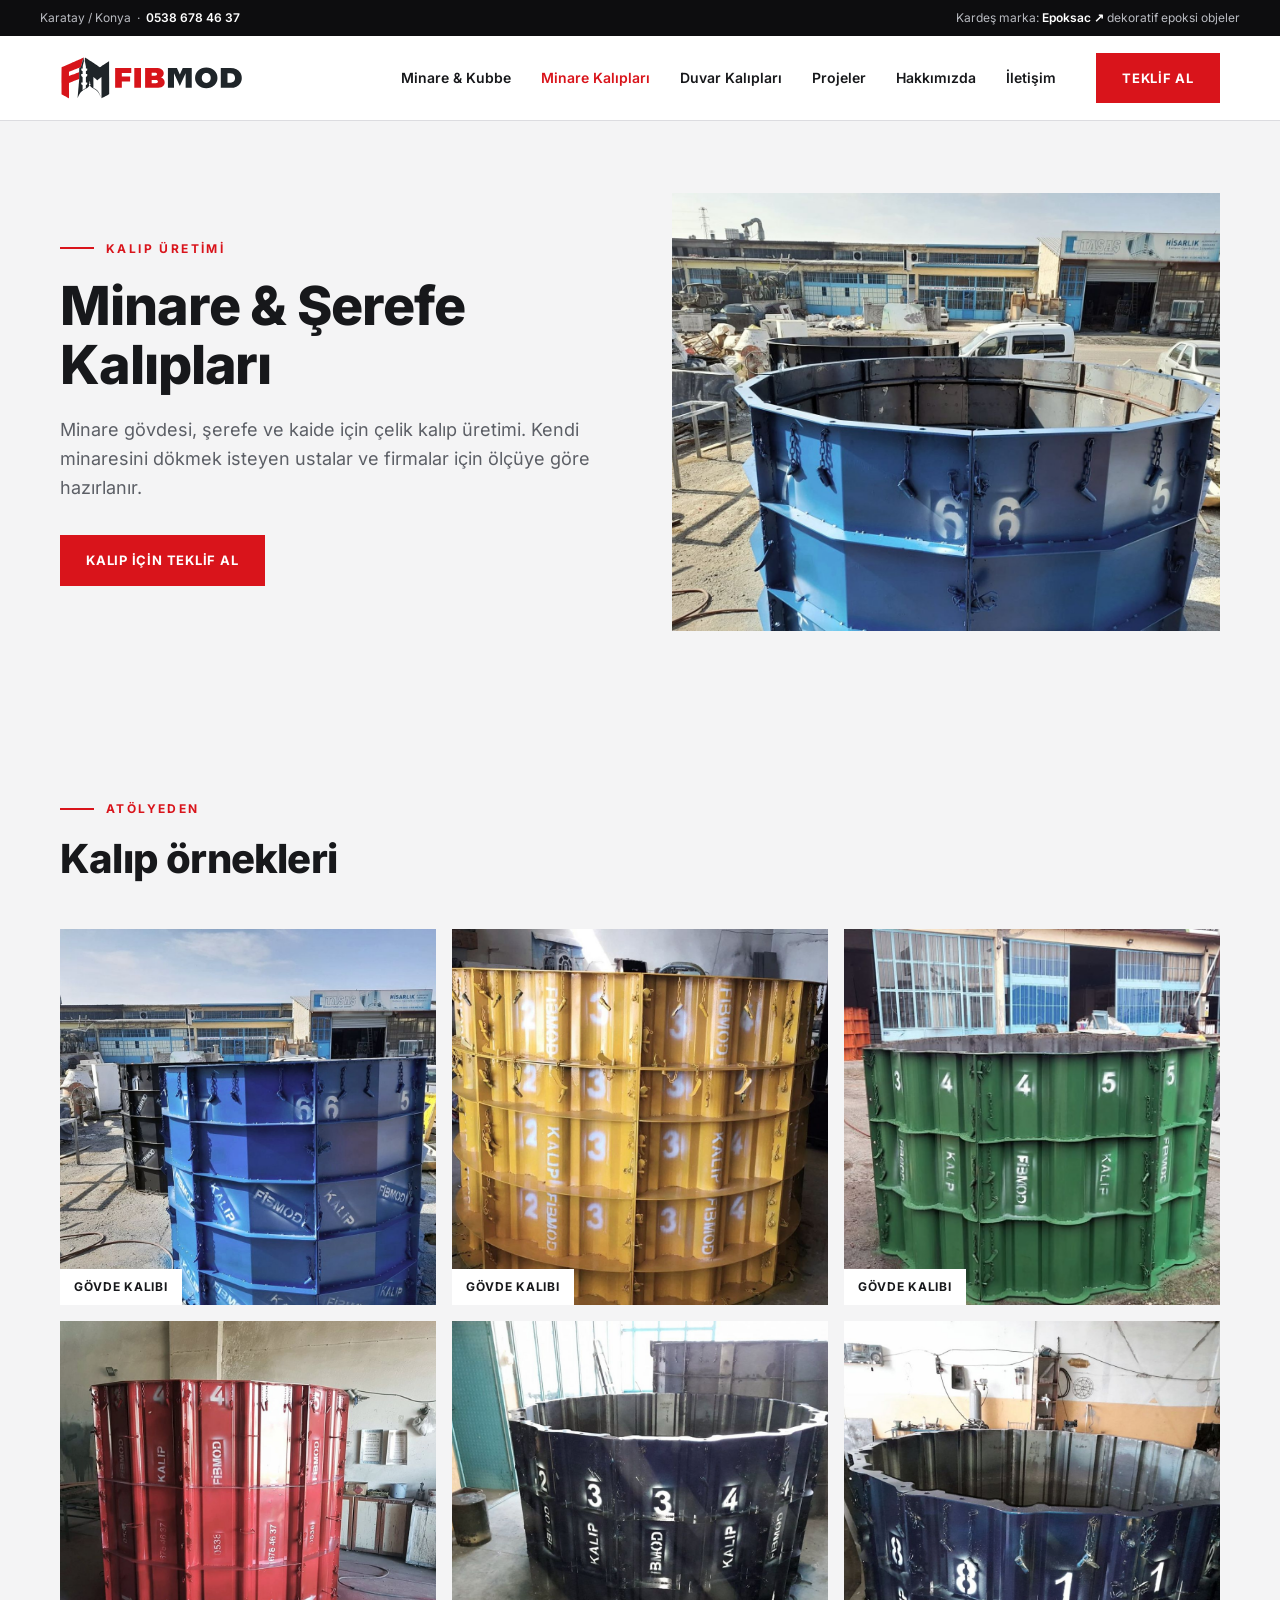
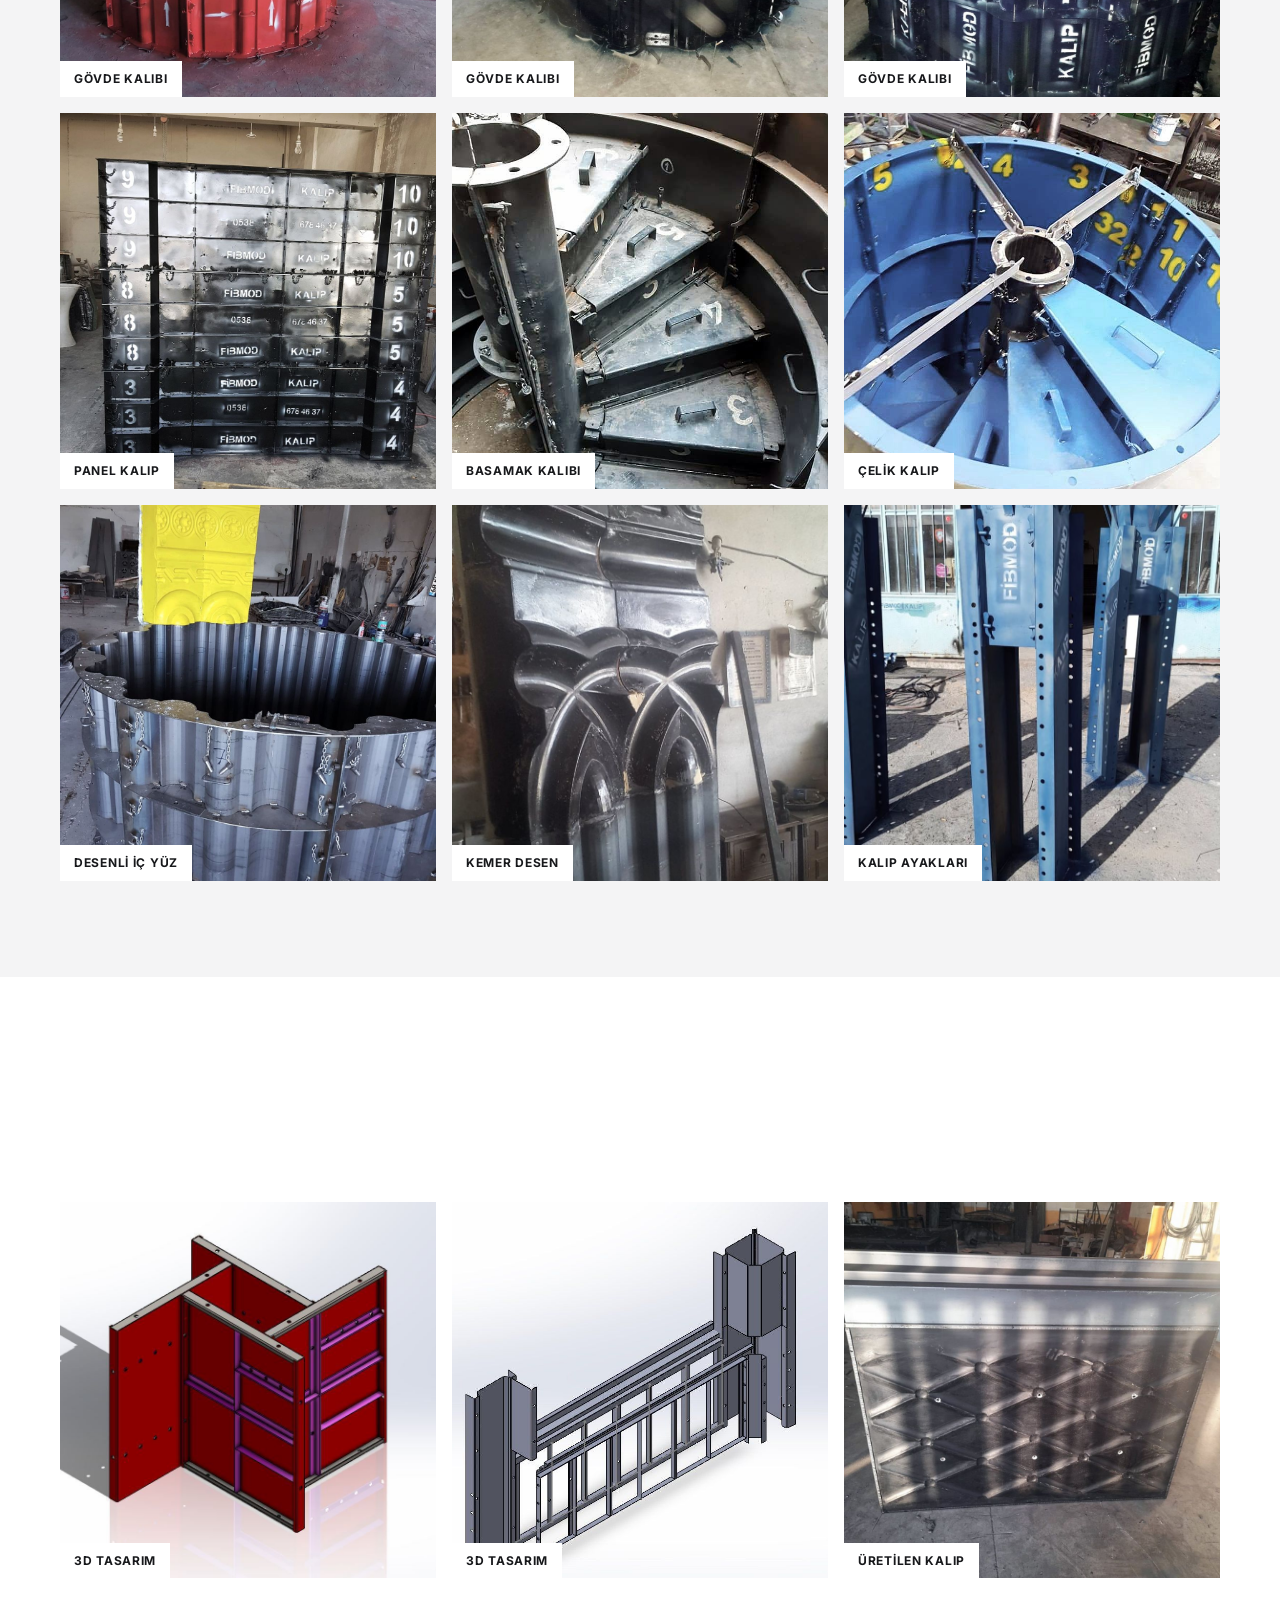
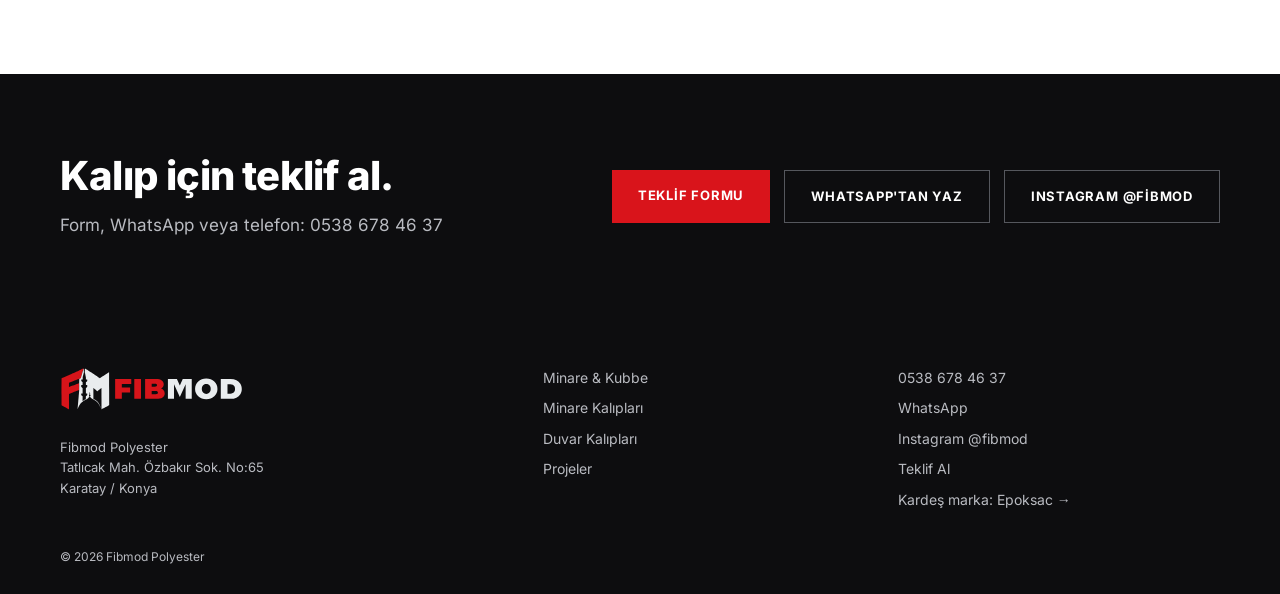
<file: kaliplar.html>
<!DOCTYPE html>
<html lang="tr">
<head>
<meta charset="UTF-8">
<meta name="viewport" content="width=device-width, initial-scale=1">
<title>Minare & Şerefe Kalıpları | Fibmod Polyester</title>
<meta name="description" content="Minare gövdesi, şerefe ve kaide için çelik kalıp üretimi. Fibmod Polyester, Konya.">
<link rel="canonical" href="https://fibmod.epoksac.com/kaliplar.html">
<meta property="og:title" content="Minare & Şerefe Kalıpları | Fibmod Polyester">
<meta property="og:description" content="Minare gövdesi, şerefe ve kaide için çelik kalıp üretimi. Fibmod Polyester, Konya.">
<meta property="og:image" content="https://fibmod.epoksac.com/n130.jpg">
<meta property="og:type" content="website">
<meta name="theme-color" content="#17181b">
<meta http-equiv="Content-Security-Policy" content="default-src 'self'; img-src 'self' data:; style-src 'self' 'unsafe-inline'; script-src 'self'; font-src 'self'; connect-src 'none'; object-src 'none'; base-uri 'self'; form-action 'none'">
<meta name="referrer" content="strict-origin-when-cross-origin">
<meta property="og:locale" content="tr_TR">
<meta property="og:site_name" content="Fibmod Polyester">
<meta name="twitter:card" content="summary_large_image">
<meta name="twitter:title" content="Minare & Şerefe Kalıpları | Fibmod Polyester">
<meta name="twitter:description" content="Minare gövdesi, şerefe ve kaide için çelik kalıp üretimi. Fibmod Polyester, Konya.">
<meta name="twitter:image" content="https://fibmod.epoksac.com/n130.jpg">
<link rel="icon" type="image/svg+xml" href="favicon.svg">
<link rel="preload" href="inter-latin-wght-normal.woff2" as="font" type="font/woff2" crossorigin>
<link rel="stylesheet" href="fibmod.css?v=7">

</head>
<body class="sub">
<div class="ut"><span>Karatay / Konya &nbsp;·&nbsp; <b><a href="tel:+905386784637">0538 678 46 37</a></b></span><span>Kardeş marka: <a href="https://www.epoksac.com.tr/" rel="noopener"><b>Epoksac ↗</b></a> dekoratif epoksi objeler</span></div>
<header><div class="wrap hd"><a class="logo" href="index.html"><img src="logo-light.svg" alt="Fibmod" height="44"></a>
<nav id="nav"><a href="minare-kubbe.html">Minare &amp; Kubbe</a><a href="kaliplar.html" class="on">Minare Kalıpları</a><a href="duvar-kalip.html">Duvar Kalıpları</a><a href="projeler.html">Projeler</a><a href="index.html#hakkimizda">Hakkımızda</a><a href="iletisim.html">İletişim</a></nav>
<a class="btn btn-p" href="iletisim.html#teklif">Teklif Al</a>
<button class="nt" id="nt" aria-label="Menü"><span></span><span></span><span></span></button></div></header>
<main>

<section class="page-top"><div class="wrap two">
<div><p class="eyebrow">Kalıp Üretimi</p><h1>Minare &amp; Şerefe Kalıpları</h1>
<p class="lead">Minare gövdesi, şerefe ve kaide için çelik kalıp üretimi. Kendi minaresini dökmek isteyen ustalar ve firmalar için ölçüye göre hazırlanır.</p>
<div class="acts"><a class="btn btn-p wa" data-msg="Merhaba, minare kalıbı için teklif almak istiyorum." href="#">Kalıp için Teklif Al</a></div></div>
<div class="ph wide"><img width="1400" height="1050" src="n130.jpg" alt="Fibmod minare kalıbı" style="object-position:50% 50%"></div></div></section>

<section class="blk alt"><div class="wrap"><div class="sec-h rv"><div><p class="eyebrow">Atölyeden</p><h2>Kalıp örnekleri</h2></div></div>
<div class="sq rv">
<div><img width="1400" height="1050" src="n131.jpg" alt="Mavi gövde kalıbı" loading="lazy"><span>Gövde kalıbı</span></div>
<div><img width="1400" height="1050" src="n124.jpg" alt="Sarı gövde kalıbı" loading="lazy"><span>Gövde kalıbı</span></div>
<div><img width="1400" height="787" src="n108.jpg" alt="Yeşil gövde kalıbı" loading="lazy"><span>Gövde kalıbı</span></div>
<div><img width="1400" height="1050" src="n054.jpg" alt="Kırmızı gövde kalıbı" loading="lazy"><span>Gövde kalıbı</span></div>
<div><img width="1400" height="1050" src="n135.jpg" alt="Gövde kalıbı" loading="lazy"><span>Gövde kalıbı</span></div>
<div><img width="1400" height="1050" src="n169.jpg" alt="Gövde kalıbı" loading="lazy"><span>Gövde kalıbı</span></div>
<div><img width="1050" height="1400" src="n036.jpg" alt="Panel kalıp" style="object-position:50% 40%" loading="lazy"><span>Panel kalıp</span></div>
<div><img width="720" height="960" src="n150.jpg" alt="Basamak kalıbı" loading="lazy"><span>Basamak kalıbı</span></div>
<div><img width="720" height="960" src="n186.jpg" alt="Çelik kalıp" loading="lazy"><span>Çelik kalıp</span></div>
<div><img width="1050" height="1400" src="n189.jpg" alt="Desenli kalıp iç yüzü" loading="lazy"><span>Desenli iç yüz</span></div>
<div><img width="787" height="1400" src="n166.jpg" alt="Kemer desenli kalıp" style="object-position:50% 40%" loading="lazy"><span>Kemer desen</span></div>
<div><img width="787" height="1400" src="c043.jpg" alt="Çelik kalıp ayakları" loading="lazy"><span>Kalıp ayakları</span></div>
</div></div></section>

<section class="blk"><div class="wrap"><div class="sec-h rv"><div><p class="eyebrow">Çizimden Kalıba</p><h2>Önce tasarım, sonra çelik.</h2></div></div>
<div class="sq rv">
<div><img width="786" height="784" src="c034.jpg" alt="3D kalıp tasarımı" loading="lazy"><span>3D tasarım</span></div>
<div><img width="862" height="745" src="c041.jpg" alt="Çelik iskelet tasarımı" loading="lazy"><span>3D tasarım</span></div>
<div><img width="1400" height="1050" src="c044.jpg" alt="Üretilmiş çelik kalıp" style="object-position:50% 50%" loading="lazy"><span>Üretilen kalıp</span></div>
</div></div></section>
<section class="cta dark"><div class="wrap"><div><h2>Kalıp için teklif al.</h2><p>Form, WhatsApp veya telefon: 0538 678 46 37</p></div>
<div class="acts"><a class="btn btn-p" href="iletisim.html#teklif">Teklif Formu</a><a class="btn btn-o wa" data-msg="Merhaba, minare kalıbı için teklif almak istiyorum." href="#">WhatsApp'tan Yaz</a><a class="btn btn-o" href="https://www.instagram.com/fibmod/" target="_blank" rel="noopener">Instagram @fibmod</a></div></div></section>

</main>
<footer class="dark"><div class="wrap fg">
<div><a class="logo" href="index.html" style="display:inline-block"><img src="logo-dark.svg" alt="Fibmod" height="44"></a><p>Fibmod Polyester<br>Tatlıcak Mah. Özbakır Sok. No:65<br>Karatay / Konya</p></div>
<div><a href="minare-kubbe.html">Minare &amp; Kubbe</a><a href="kaliplar.html">Minare Kalıpları</a><a href="duvar-kalip.html">Duvar Kalıpları</a><a href="projeler.html">Projeler</a></div>
<div><a href="tel:+905386784637">0538 678 46 37</a><a class="wa" href="#">WhatsApp</a><a href="https://www.instagram.com/fibmod/" target="_blank" rel="noopener">Instagram @fibmod</a><a href="iletisim.html#teklif">Teklif Al</a><a href="https://www.epoksac.com.tr/" rel="noopener">Kardeş marka: Epoksac →</a></div>
</div><div class="wrap cp">© <span id="yr"></span> Fibmod Polyester</div></footer>
<div class="lb" id="lb"><img alt=""></div>
<script src="fibmod.js?v=7"></script>
</body>
</html>
</file>
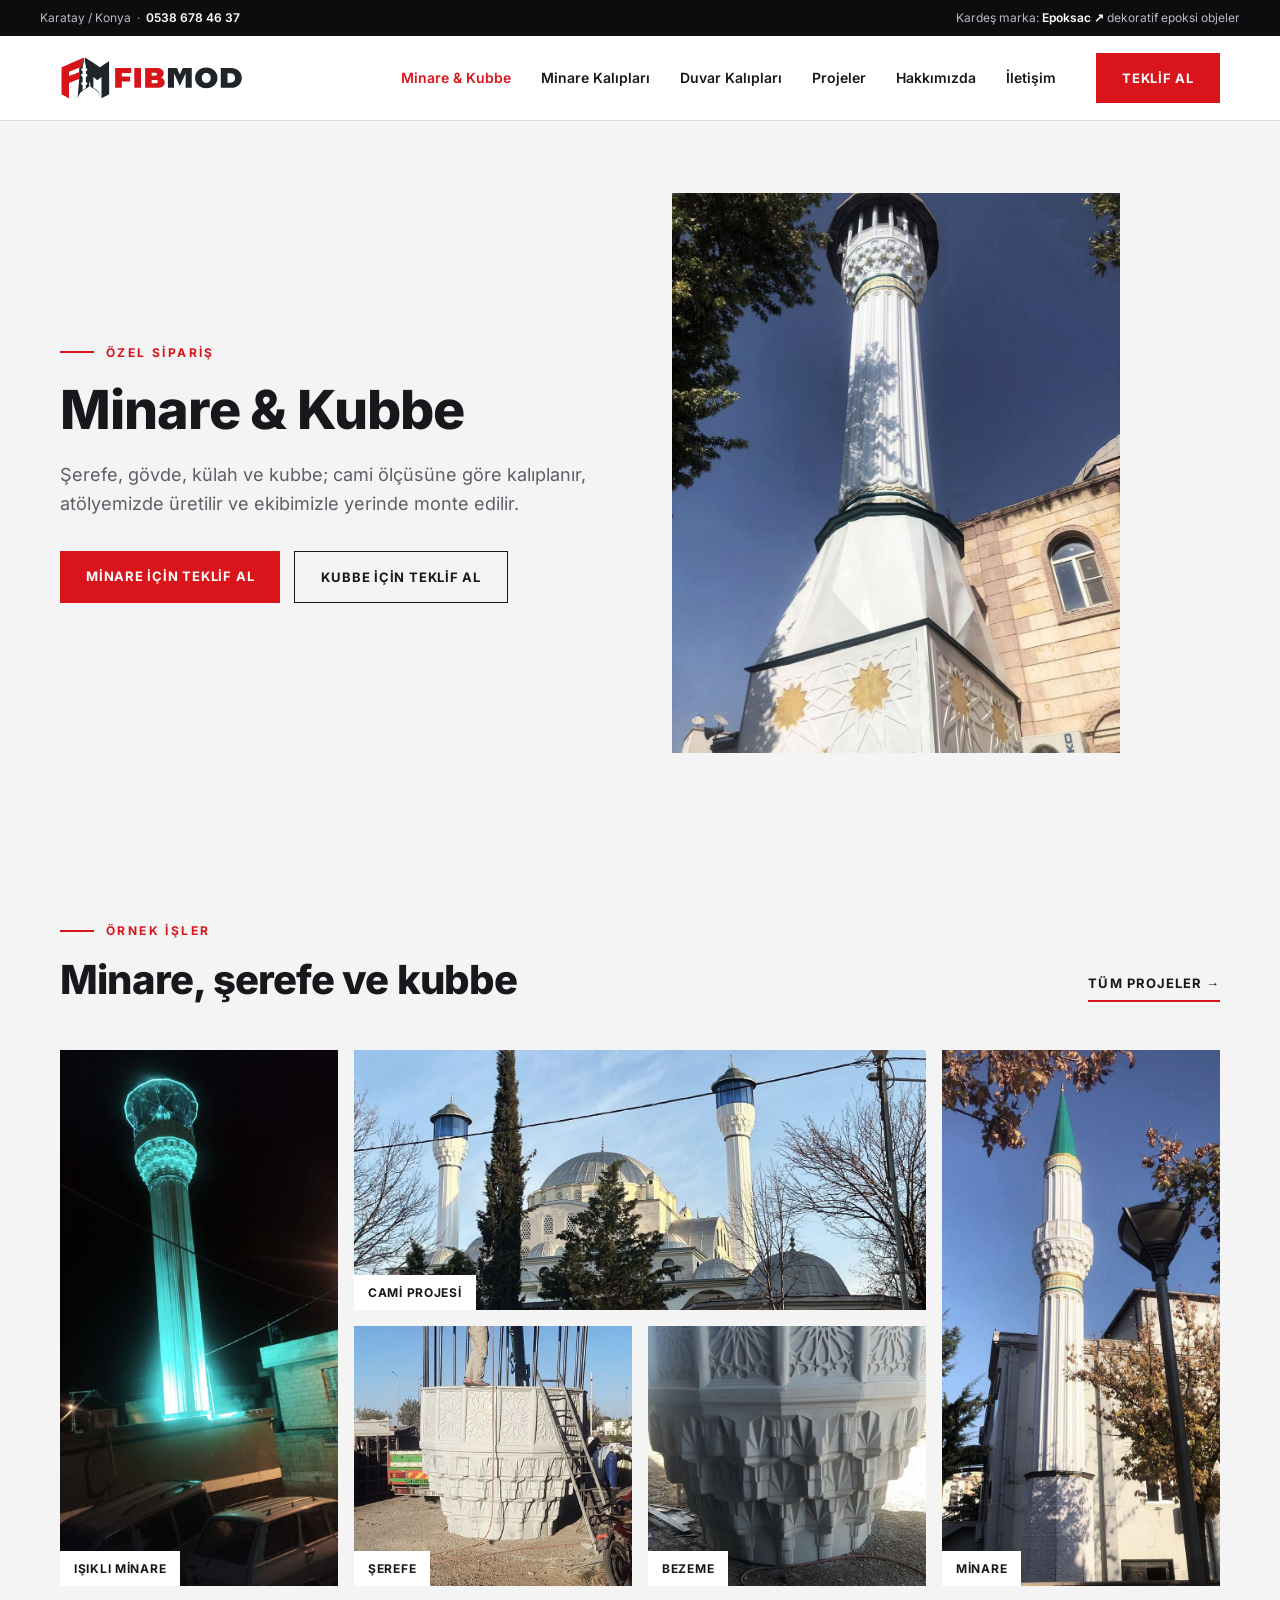
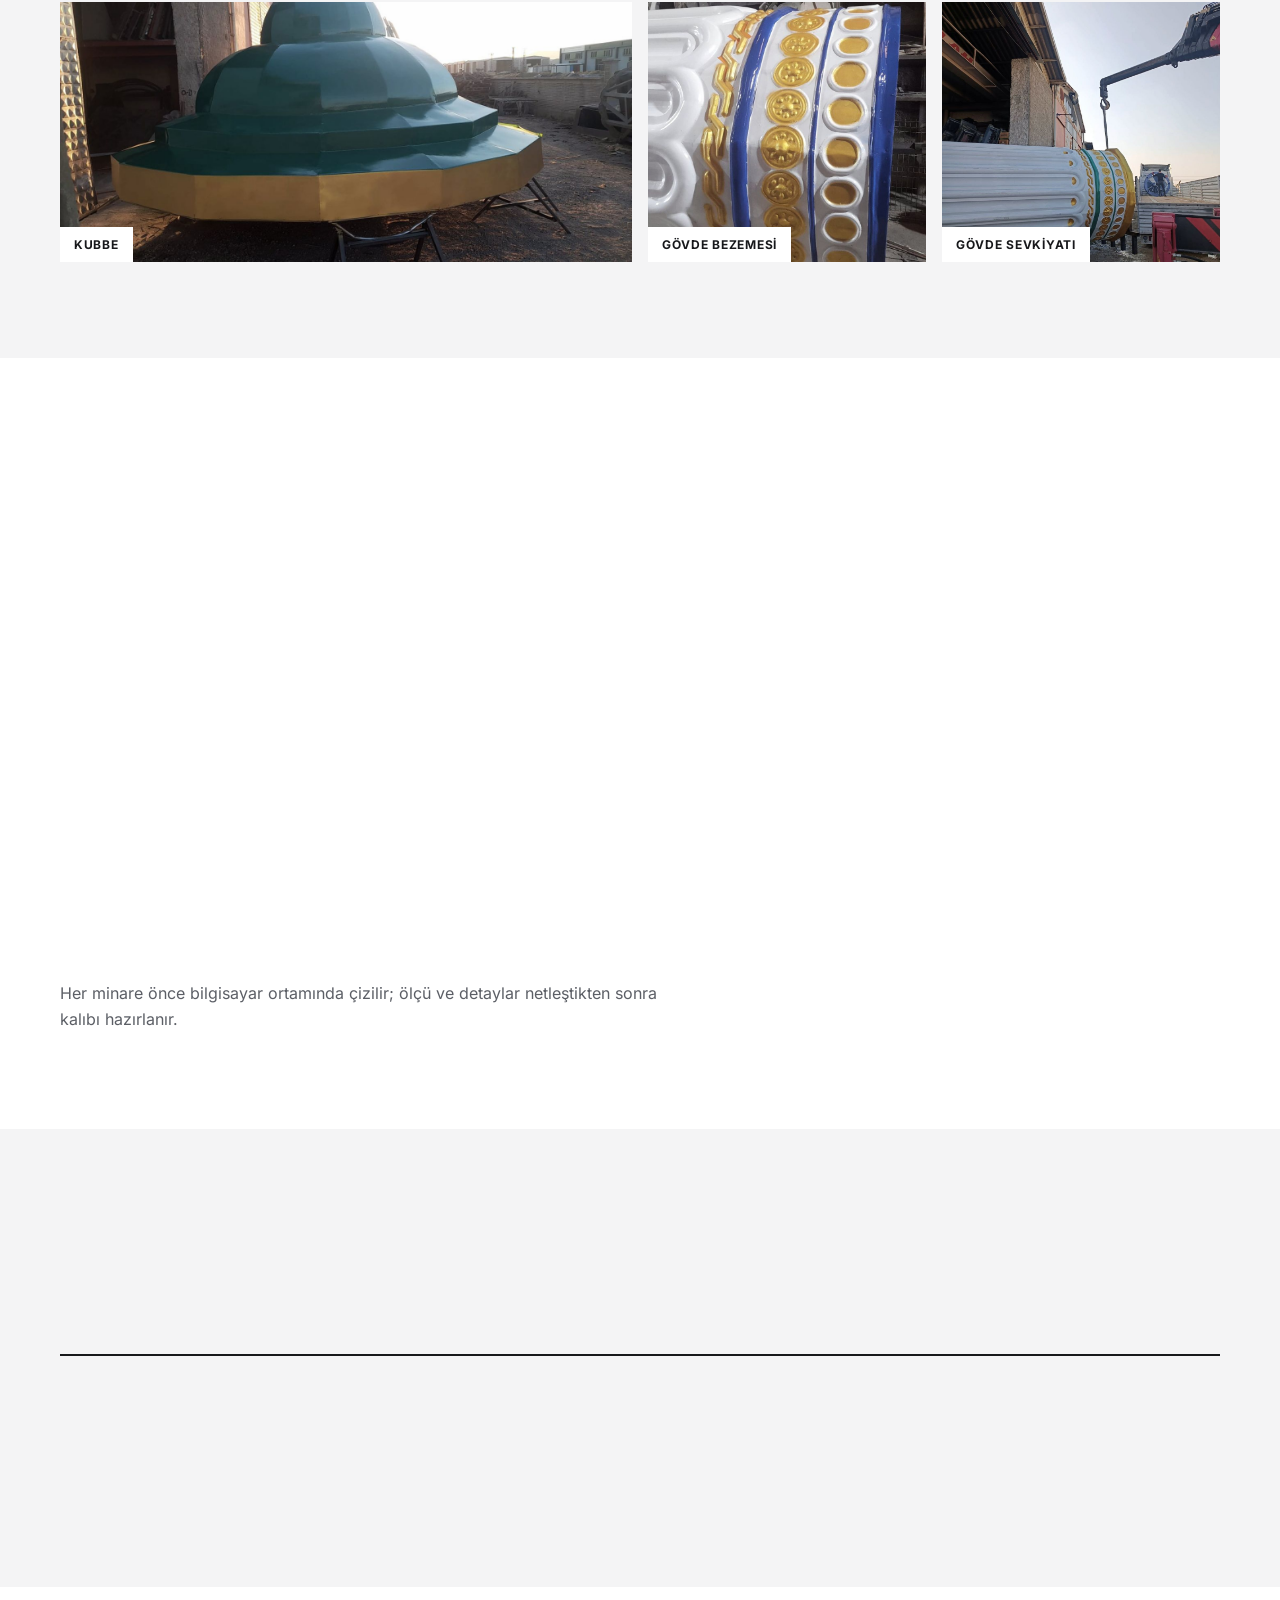
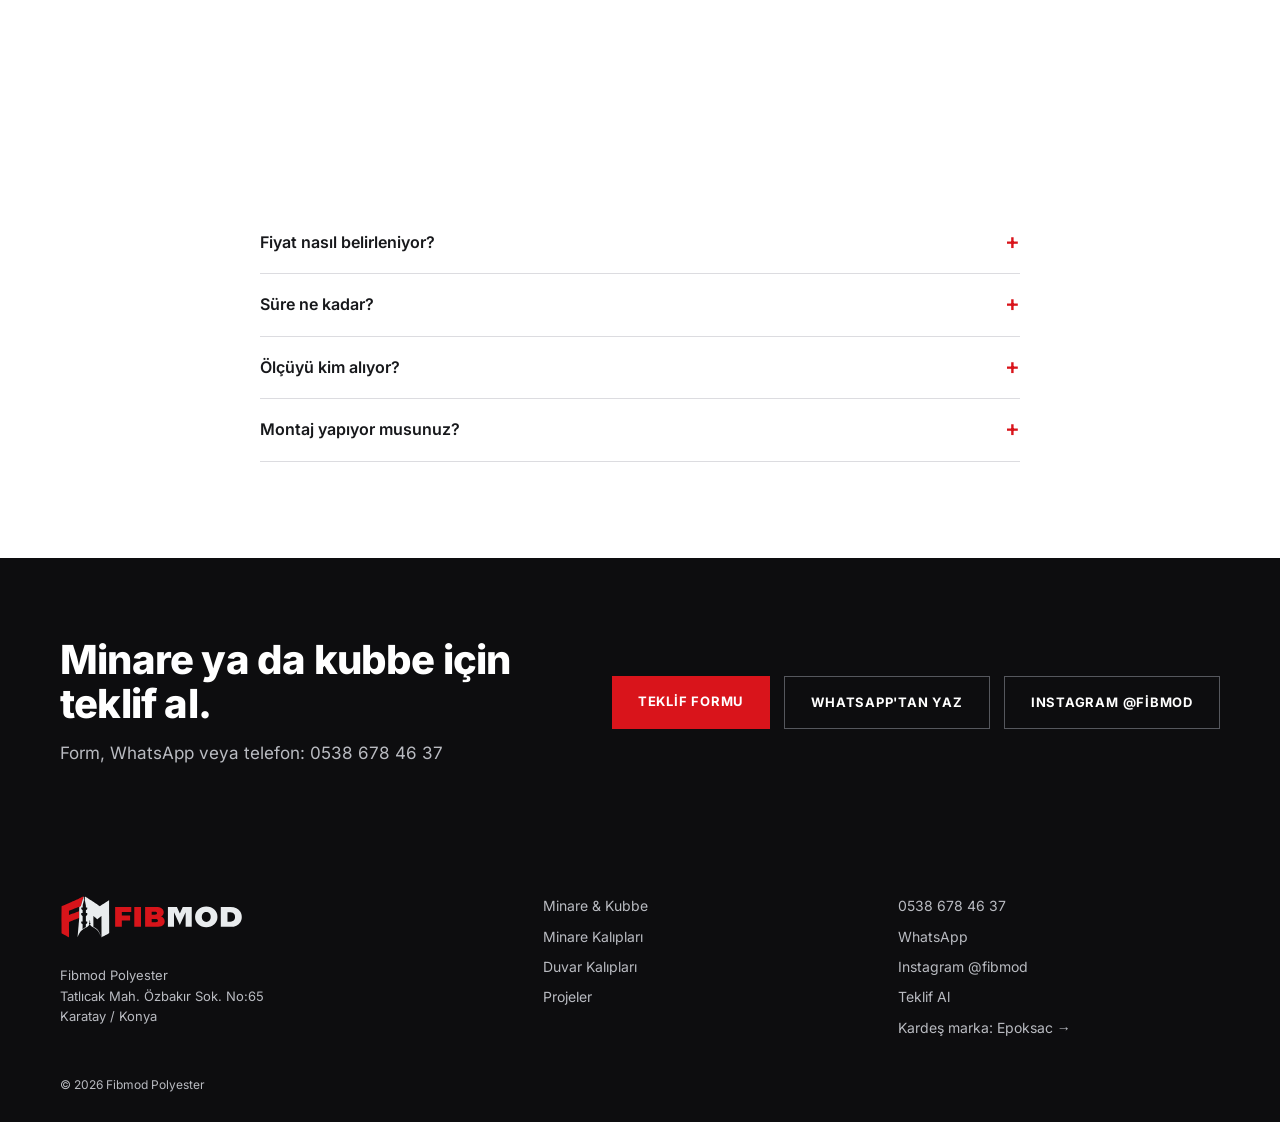
<file: minare-kubbe.html>
<!DOCTYPE html>
<html lang="tr">
<head>
<meta charset="UTF-8">
<meta name="viewport" content="width=device-width, initial-scale=1">
<title>Minare & Kubbe Üretimi | Fibmod Polyester</title>
<meta name="description" content="Cami minaresi ve kubbesi için ölçüye özel üretim ve yerinde montaj. Fibmod Polyester, Konya.">
<link rel="canonical" href="https://fibmod.epoksac.com/minare-kubbe.html">
<meta property="og:title" content="Minare & Kubbe Üretimi | Fibmod Polyester">
<meta property="og:description" content="Cami minaresi ve kubbesi için ölçüye özel üretim ve yerinde montaj. Fibmod Polyester, Konya.">
<meta property="og:image" content="https://fibmod.epoksac.com/c029.jpg">
<meta property="og:type" content="website">
<meta name="theme-color" content="#17181b">
<meta http-equiv="Content-Security-Policy" content="default-src 'self'; img-src 'self' data:; style-src 'self' 'unsafe-inline'; script-src 'self'; font-src 'self'; connect-src 'none'; object-src 'none'; base-uri 'self'; form-action 'none'">
<meta name="referrer" content="strict-origin-when-cross-origin">
<meta property="og:locale" content="tr_TR">
<meta property="og:site_name" content="Fibmod Polyester">
<meta name="twitter:card" content="summary_large_image">
<meta name="twitter:title" content="Minare & Kubbe Üretimi | Fibmod Polyester">
<meta name="twitter:description" content="Cami minaresi ve kubbesi için ölçüye özel üretim ve yerinde montaj. Fibmod Polyester, Konya.">
<meta name="twitter:image" content="https://fibmod.epoksac.com/c029.jpg">
<link rel="icon" type="image/svg+xml" href="favicon.svg">
<link rel="preload" href="inter-latin-wght-normal.woff2" as="font" type="font/woff2" crossorigin>
<link rel="stylesheet" href="fibmod.css?v=7">

</head>
<body class="sub">
<div class="ut"><span>Karatay / Konya &nbsp;·&nbsp; <b><a href="tel:+905386784637">0538 678 46 37</a></b></span><span>Kardeş marka: <a href="https://www.epoksac.com.tr/" rel="noopener"><b>Epoksac ↗</b></a> dekoratif epoksi objeler</span></div>
<header><div class="wrap hd"><a class="logo" href="index.html"><img src="logo-light.svg" alt="Fibmod" height="44"></a>
<nav id="nav"><a href="minare-kubbe.html" class="on">Minare &amp; Kubbe</a><a href="kaliplar.html">Minare Kalıpları</a><a href="duvar-kalip.html">Duvar Kalıpları</a><a href="projeler.html">Projeler</a><a href="index.html#hakkimizda">Hakkımızda</a><a href="iletisim.html">İletişim</a></nav>
<a class="btn btn-p" href="iletisim.html#teklif">Teklif Al</a>
<button class="nt" id="nt" aria-label="Menü"><span></span><span></span><span></span></button></div></header>
<main>

<section class="page-top"><div class="wrap two">
<div><p class="eyebrow">Özel Sipariş</p><h1>Minare &amp; Kubbe</h1>
<p class="lead">Şerefe, gövde, külah ve kubbe; cami ölçüsüne göre kalıplanır, atölyemizde üretilir ve ekibimizle yerinde monte edilir.</p>
<div class="acts"><a class="btn btn-p wa" data-msg="Merhaba, minare projesi için teklif almak istiyorum." href="#">Minare için Teklif Al</a><a class="btn btn-o wa" data-msg="Merhaba, kubbe projesi için teklif almak istiyorum." href="#">Kubbe için Teklif Al</a></div></div>
<div class="ph"><img width="1050" height="1400" src="c029.jpg" alt="Minare" style="object-position:50% 30%"></div></div></section>

<section class="blk alt"><div class="wrap"><div class="sec-h rv"><div><p class="eyebrow">Örnek İşler</p><h2>Minare, şerefe ve kubbe</h2></div><a href="projeler.html">Tüm projeler →</a></div>
<div class="mos rv">
<div class="t"><img width="1043" height="1400" src="n368.jpg" alt="Işıklı minare" style="object-position:50% 35%" loading="lazy"><span>Işıklı minare</span></div>
<div class="w"><img width="1400" height="1050" src="n343.jpg" alt="Cami projesi" style="object-position:50% 50%" loading="lazy"><span>Cami projesi</span></div>
<div class="t"><img width="1050" height="1400" src="c007.jpg" alt="Minare" loading="lazy"><span>Minare</span></div>
<div><img width="787" height="1400" src="n305.jpg" alt="Şerefe" loading="lazy"><span>Şerefe</span></div>
<div><img width="787" height="1400" src="n332.jpg" alt="Şerefe bezemesi" loading="lazy"><span>Bezeme</span></div>
<div class="w"><img width="1400" height="787" src="n327.jpg" alt="Kubbe" style="object-position:50% 55%" loading="lazy"><span>Kubbe</span></div>
<div><img width="1400" height="787" src="n341.jpg" alt="Gövde ve bezeme" loading="lazy"><span>Gövde bezemesi</span></div>
<div><img width="1050" height="1400" src="n287.jpg" alt="Gövde sevkiyatı" style="object-position:50% 40%" loading="lazy"><span>Gövde sevkiyatı</span></div>
</div></div></section>

<section class="blk"><div class="wrap"><div class="sec-h rv"><div><p class="eyebrow">Önce Tasarım</p><h2>Üretimden önce 3D çizim</h2></div></div>
<div class="sq rv">
<div><img width="1400" height="1120" src="c002.jpg" alt="3D minare tasarımı" style="object-position:50% 40%" loading="lazy"><span>3D tasarım</span></div>
<div><img width="1400" height="1120" src="c016.jpg" alt="3D minare tasarımı" style="object-position:50% 40%" loading="lazy"><span>3D tasarım</span></div>
<div><img width="1400" height="1120" src="c020.jpg" alt="3D minare tasarımı" style="object-position:50% 40%" loading="lazy"><span>3D tasarım</span></div>
</div><p style="margin-top:22px;max-width:640px">Her minare önce bilgisayar ortamında çizilir; ölçü ve detaylar netleştikten sonra kalıbı hazırlanır.</p></div></section>

<section class="blk alt"><div class="wrap"><div class="sec-h rv"><div><p class="eyebrow">Nasıl Çalışıyoruz</p><h2>Sürecimiz</h2></div></div><div class="steps">
<div class="rv"><b>01</b><h3>Keşif &amp; Ölçü</h3><p>Yerinde inceleyip ölçüleri netleştiriyoruz.</p></div>
<div class="rv"><b>02</b><h3>Tasarım &amp; Kalıp</h3><p>Projeye özel desen ve ölçüde kalıbı hazırlıyoruz.</p></div>
<div class="rv"><b>03</b><h3>Üretim</h3><p>Atölyemizde el işçiliğiyle üretiyoruz.</p></div>
<div class="rv"><b>04</b><h3>Montaj &amp; Teslim</h3><p>Ekibimizle yerinde montaj yapıp teslim ediyoruz.</p></div>
</div></div></section>
<section class="blk"><div class="wrap"><div class="sec-h rv cc" style="justify-content:center;text-align:center"><div><p class="eyebrow">Sıkça Sorulan Sorular</p><h2>SSS</h2></div></div><div class="faq"><details><summary>Fiyat nasıl belirleniyor?</summary><p>Fiyat listesi yayınlamıyoruz, çünkü her iş ölçüye özel. Fiyatı ürün türü, ölçü ve desen belirler. Net fiyat için teklif formunu doldurman ya da WhatsApp'tan yazman yeterli.</p></details><details><summary>Süre ne kadar?</summary><p>Süre projenin ölçüsüne ve yoğunluğa göre değişir. Keşif ve ölçü sonrası net takvimi birlikte belirliyoruz.</p></details><details><summary>Ölçüyü kim alıyor?</summary><p>Ölçü ve gerekli detaylar yerinde keşifle netleştirilir.</p></details><details><summary>Montaj yapıyor musunuz?</summary><p>Evet, ekibimizle yerinde montaj yapıp projeyi teslim ediyoruz. Türkiye geneli çalışıyoruz.</p></details></div></div></section>
<section class="cta dark"><div class="wrap"><div><h2>Minare ya da kubbe için teklif al.</h2><p>Form, WhatsApp veya telefon: 0538 678 46 37</p></div>
<div class="acts"><a class="btn btn-p" href="iletisim.html#teklif">Teklif Formu</a><a class="btn btn-o wa" data-msg="Merhaba, minare / kubbe projesi için teklif almak istiyorum." href="#">WhatsApp'tan Yaz</a><a class="btn btn-o" href="https://www.instagram.com/fibmod/" target="_blank" rel="noopener">Instagram @fibmod</a></div></div></section>

</main>
<footer class="dark"><div class="wrap fg">
<div><a class="logo" href="index.html" style="display:inline-block"><img src="logo-dark.svg" alt="Fibmod" height="44"></a><p>Fibmod Polyester<br>Tatlıcak Mah. Özbakır Sok. No:65<br>Karatay / Konya</p></div>
<div><a href="minare-kubbe.html">Minare &amp; Kubbe</a><a href="kaliplar.html">Minare Kalıpları</a><a href="duvar-kalip.html">Duvar Kalıpları</a><a href="projeler.html">Projeler</a></div>
<div><a href="tel:+905386784637">0538 678 46 37</a><a class="wa" href="#">WhatsApp</a><a href="https://www.instagram.com/fibmod/" target="_blank" rel="noopener">Instagram @fibmod</a><a href="iletisim.html#teklif">Teklif Al</a><a href="https://www.epoksac.com.tr/" rel="noopener">Kardeş marka: Epoksac →</a></div>
</div><div class="wrap cp">© <span id="yr"></span> Fibmod Polyester</div></footer>
<div class="lb" id="lb"><img alt=""></div>
<script src="fibmod.js?v=7"></script>
</body>
</html>
</file>
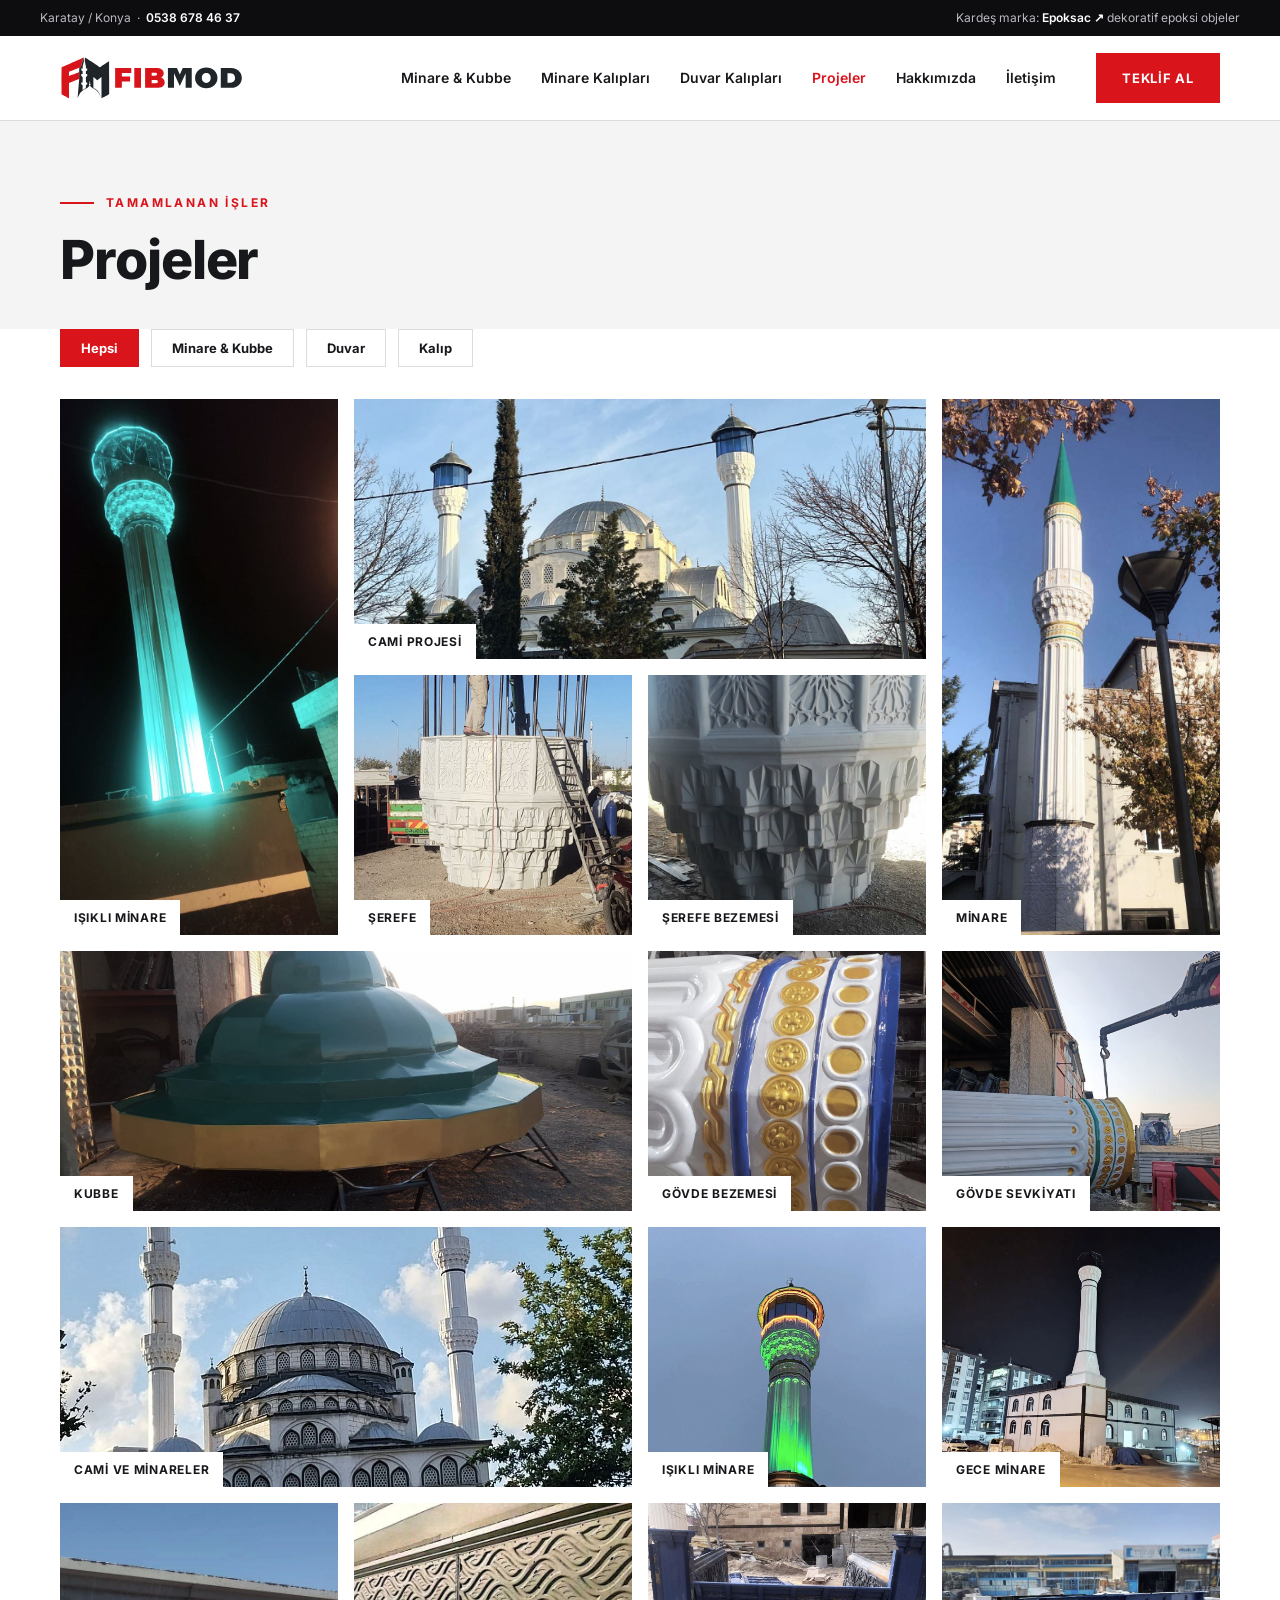
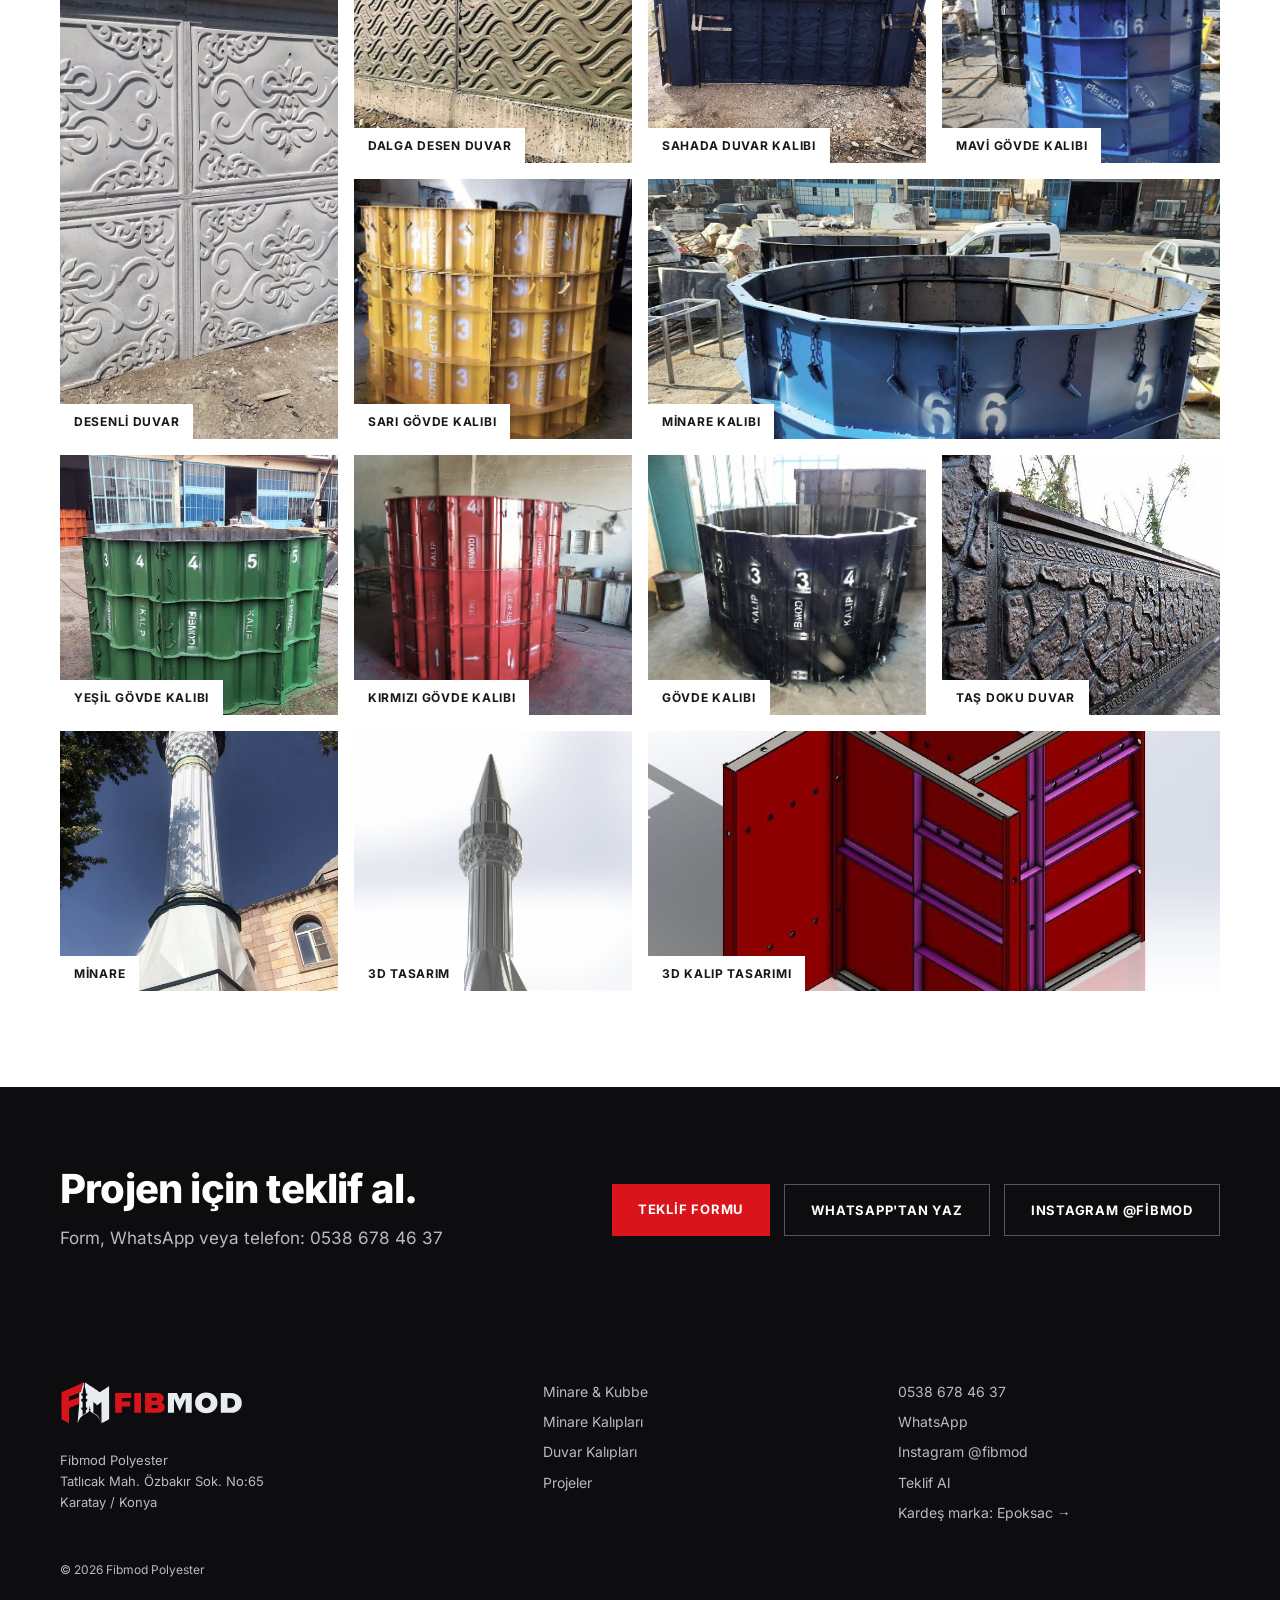
<file: projeler.html>
<!DOCTYPE html>
<html lang="tr">
<head>
<meta charset="UTF-8">
<meta name="viewport" content="width=device-width, initial-scale=1">
<title>Projeler | Fibmod Polyester</title>
<meta name="description" content="Fibmod Polyester'in minare, kubbe, kalıp ve bahçe duvarı işlerinden seçmeler.">
<link rel="canonical" href="https://fibmod.epoksac.com/projeler.html">
<meta property="og:title" content="Projeler | Fibmod Polyester">
<meta property="og:description" content="Fibmod Polyester'in minare, kubbe, kalıp ve bahçe duvarı işlerinden seçmeler.">
<meta property="og:image" content="https://fibmod.epoksac.com/n368.jpg">
<meta property="og:type" content="website">
<meta name="theme-color" content="#17181b">
<meta http-equiv="Content-Security-Policy" content="default-src 'self'; img-src 'self' data:; style-src 'self' 'unsafe-inline'; script-src 'self'; font-src 'self'; connect-src 'none'; object-src 'none'; base-uri 'self'; form-action 'none'">
<meta name="referrer" content="strict-origin-when-cross-origin">
<meta property="og:locale" content="tr_TR">
<meta property="og:site_name" content="Fibmod Polyester">
<meta name="twitter:card" content="summary_large_image">
<meta name="twitter:title" content="Projeler | Fibmod Polyester">
<meta name="twitter:description" content="Fibmod Polyester'in minare, kubbe, kalıp ve bahçe duvarı işlerinden seçmeler.">
<meta name="twitter:image" content="https://fibmod.epoksac.com/n368.jpg">
<link rel="icon" type="image/svg+xml" href="favicon.svg">
<link rel="preload" href="inter-latin-wght-normal.woff2" as="font" type="font/woff2" crossorigin>
<link rel="stylesheet" href="fibmod.css?v=7">

</head>
<body class="sub">
<div class="ut"><span>Karatay / Konya &nbsp;·&nbsp; <b><a href="tel:+905386784637">0538 678 46 37</a></b></span><span>Kardeş marka: <a href="https://www.epoksac.com.tr/" rel="noopener"><b>Epoksac ↗</b></a> dekoratif epoksi objeler</span></div>
<header><div class="wrap hd"><a class="logo" href="index.html"><img src="logo-light.svg" alt="Fibmod" height="44"></a>
<nav id="nav"><a href="minare-kubbe.html">Minare &amp; Kubbe</a><a href="kaliplar.html">Minare Kalıpları</a><a href="duvar-kalip.html">Duvar Kalıpları</a><a href="projeler.html" class="on">Projeler</a><a href="index.html#hakkimizda">Hakkımızda</a><a href="iletisim.html">İletişim</a></nav>
<a class="btn btn-p" href="iletisim.html#teklif">Teklif Al</a>
<button class="nt" id="nt" aria-label="Menü"><span></span><span></span><span></span></button></div></header>
<main>

<section class="page-top" style="padding-bottom:40px"><div class="wrap"><p class="eyebrow">Tamamlanan İşler</p><h1>Projeler</h1></div></section>
<section class="blk" style="padding-top:0"><div class="wrap">
<div class="filters" id="filters"><button class="on" data-f="all">Hepsi</button><button data-f="m">Minare &amp; Kubbe</button><button data-f="d">Duvar</button><button data-f="k">Kalıp</button></div>
<div class="mos"><div class="t" data-c="m"><img width="1049" height="1400" src="n383.jpg" alt="Işıklı minare" style="object-position:50% 35%" loading="lazy"><span>Işıklı minare</span></div><div class="w" data-c="m"><img width="1400" height="1050" src="n343.jpg" alt="Cami projesi" style="object-position:50% 50%" loading="lazy"><span>Cami projesi</span></div><div class="t" data-c="m"><img width="1050" height="1400" src="c007.jpg" alt="Minare" loading="lazy"><span>Minare</span></div><div class="" data-c="m"><img width="787" height="1400" src="n305.jpg" alt="Şerefe" loading="lazy"><span>Şerefe</span></div><div class="" data-c="m"><img width="787" height="1400" src="n332.jpg" alt="Şerefe bezemesi" loading="lazy"><span>Şerefe bezemesi</span></div><div class="w" data-c="m"><img width="1400" height="787" src="n327.jpg" alt="Kubbe" style="object-position:50% 55%" loading="lazy"><span>Kubbe</span></div><div class="" data-c="m"><img width="1400" height="787" src="n341.jpg" alt="Gövde bezemesi" loading="lazy"><span>Gövde bezemesi</span></div><div class="" data-c="m"><img width="1050" height="1400" src="n287.jpg" alt="Gövde sevkiyatı" style="object-position:50% 40%" loading="lazy"><span>Gövde sevkiyatı</span></div><div class="w" data-c="m"><img width="1125" height="1400" src="n978.jpg" alt="Cami ve minareler" style="object-position:50% 58%" loading="lazy"><span>Cami ve minareler</span></div><div class="" data-c="m"><img width="1050" height="1400" src="n364.jpg" alt="Işıklı minare" style="object-position:50% 35%" loading="lazy"><span>Işıklı minare</span></div><div class="" data-c="m"><img width="1053" height="1400" src="n347.jpg" alt="Gece minare" style="object-position:50% 40%" loading="lazy"><span>Gece minare</span></div><div class="t" data-c="d"><img width="1200" height="1200" src="n954.jpg" alt="Desenli duvar" style="object-position:50% 50%" loading="lazy"><span>Desenli duvar</span></div><div class="" data-c="d"><img width="960" height="576" src="f160.jpg" alt="Dalga desen duvar" style="object-position:80% 30%" loading="lazy"><span>Dalga desen duvar</span></div><div class="" data-c="d"><img width="1050" height="1400" src="n246.jpg" alt="Sahada duvar kalıbı" style="object-position:50% 55%" loading="lazy"><span>Sahada duvar kalıbı</span></div><div class="" data-c="k"><img width="1400" height="1050" src="n131.jpg" alt="Mavi gövde kalıbı" loading="lazy"><span>Mavi gövde kalıbı</span></div><div class="" data-c="k"><img width="1400" height="1050" src="n124.jpg" alt="Sarı gövde kalıbı" loading="lazy"><span>Sarı gövde kalıbı</span></div><div class="w" data-c="k"><img width="1400" height="1050" src="n130.jpg" alt="Minare kalıbı" style="object-position:50% 50%" loading="lazy"><span>Minare kalıbı</span></div><div class="" data-c="k"><img width="1400" height="787" src="n108.jpg" alt="Yeşil gövde kalıbı" loading="lazy"><span>Yeşil gövde kalıbı</span></div><div class="" data-c="k"><img width="1400" height="1050" src="n054.jpg" alt="Kırmızı gövde kalıbı" loading="lazy"><span>Kırmızı gövde kalıbı</span></div><div class="" data-c="k"><img width="1400" height="1050" src="n135.jpg" alt="Gövde kalıbı" loading="lazy"><span>Gövde kalıbı</span></div><div class="" data-c="d"><img width="640" height="480" src="c040.jpg" alt="Taş doku duvar" style="object-position:50% 40%" loading="lazy"><span>Taş doku duvar</span></div><div class="" data-c="m"><img width="1050" height="1400" src="c029.jpg" alt="Minare" style="object-position:50% 30%" loading="lazy"><span>Minare</span></div><div class="" data-c="m"><img width="1400" height="1120" src="c002.jpg" alt="3D tasarım" style="object-position:50% 40%" loading="lazy"><span>3D tasarım</span></div><div class="w" data-c="k"><img width="786" height="784" src="c034.jpg" alt="3D kalıp tasarımı" loading="lazy"><span>3D kalıp tasarımı</span></div></div></div></section>
<section class="cta dark"><div class="wrap"><div><h2>Projen için teklif al.</h2><p>Form, WhatsApp veya telefon: 0538 678 46 37</p></div>
<div class="acts"><a class="btn btn-p" href="iletisim.html#teklif">Teklif Formu</a><a class="btn btn-o wa" data-msg="Merhaba, Fibmod'dan teklif almak istiyorum." href="#">WhatsApp'tan Yaz</a><a class="btn btn-o" href="https://www.instagram.com/fibmod/" target="_blank" rel="noopener">Instagram @fibmod</a></div></div></section>

</main>
<footer class="dark"><div class="wrap fg">
<div><a class="logo" href="index.html" style="display:inline-block"><img src="logo-dark.svg" alt="Fibmod" height="44"></a><p>Fibmod Polyester<br>Tatlıcak Mah. Özbakır Sok. No:65<br>Karatay / Konya</p></div>
<div><a href="minare-kubbe.html">Minare &amp; Kubbe</a><a href="kaliplar.html">Minare Kalıpları</a><a href="duvar-kalip.html">Duvar Kalıpları</a><a href="projeler.html">Projeler</a></div>
<div><a href="tel:+905386784637">0538 678 46 37</a><a class="wa" href="#">WhatsApp</a><a href="https://www.instagram.com/fibmod/" target="_blank" rel="noopener">Instagram @fibmod</a><a href="iletisim.html#teklif">Teklif Al</a><a href="https://www.epoksac.com.tr/" rel="noopener">Kardeş marka: Epoksac →</a></div>
</div><div class="wrap cp">© <span id="yr"></span> Fibmod Polyester</div></footer>
<div class="lb" id="lb"><img alt=""></div>
<script src="fibmod.js?v=7"></script>
</body>
</html>
</file>
<file: fibmod.css>
@font-face{font-family:"Inter";font-style:normal;font-weight:100 900;font-display:swap;src:url(inter-latin-ext-wght-normal.woff2) format("woff2");unicode-range:U+0100-02BA,U+02BD-02C5,U+02C7-02CC,U+02CE-02D7,U+02DD-02FF,U+0304,U+0308,U+0329,U+1D00-1DBF,U+1E00-1E9F,U+1EF2-1EFF,U+2020,U+20A0-20AB,U+20AD-20C0,U+2113,U+2C60-2C7F,U+A720-A7FF}
@font-face{font-family:"Inter";font-style:normal;font-weight:100 900;font-display:swap;src:url(inter-latin-wght-normal.woff2) format("woff2");unicode-range:U+0000-00FF,U+0131,U+0152-0153,U+02BB-02BC,U+02C6,U+02DA,U+02DC,U+0304,U+0308,U+0329,U+2000-206F,U+20AC,U+2122,U+2191,U+2193,U+2212,U+2215,U+FEFF,U+FFFD}

:root{--bg:#fff;--bg2:#f4f4f5;--ink:#17181b;--soft:#5c5f66;--acc:#d9141b;--line:#dcdce0;--serif:"Inter",-apple-system,"Segoe UI",sans-serif;--sans:"Inter",-apple-system,"Segoe UI",sans-serif}
*{box-sizing:border-box}html{scroll-behavior:smooth}
#hakkimizda{scroll-margin-top:100px}
body{margin:0;background:var(--bg);color:var(--ink);font-family:var(--sans);line-height:1.6;-webkit-font-smoothing:antialiased}
img{display:block;width:100%;height:100%;object-fit:cover}
a{color:inherit}
.wrap{max-width:1240px;margin:0 auto;padding:0 40px}
.dark{--bg:#0d0d0f;--bg2:#151518;--ink:#fff;--soft:#b9bbc1;--line:#2a2b30;background:var(--bg);color:var(--ink)}
.dark .btn-o{border-color:#55575d}
.eyebrow{font-size:12px;letter-spacing:.2em;text-transform:uppercase;color:var(--acc);font-weight:700;margin:0 0 18px;display:flex;align-items:center;gap:12px}
.eyebrow:before{content:"";width:34px;height:2px;background:var(--acc)}
.center .eyebrow,.cc .eyebrow{justify-content:center}
h1,h2,h3{font-family:var(--sans);font-weight:800;letter-spacing:-.02em;line-height:1.1;margin:0;color:var(--ink)}
p{color:var(--soft);margin:0}
.center{text-align:center}
.btn{display:inline-block;padding:15px 26px;font-size:13px;font-weight:700;letter-spacing:.06em;text-transform:uppercase;text-decoration:none;border:none;cursor:pointer;font-family:var(--sans)}
.btn-p{background:var(--acc);color:#fff}.btn-o{border:1.5px solid var(--ink);color:var(--ink);background:none}
.btn:hover{opacity:.9}
.ut{background:#0d0d0f;color:#b9bbc1;font-size:12px;min-height:36px;display:flex;align-items:center;justify-content:space-between;padding:0 40px;gap:16px}
.ut b{color:#fff;font-weight:600}.ut a{text-decoration:none}
header{position:sticky;top:0;z-index:20;background:#fff;border-bottom:1px solid var(--line)}
.hd{display:flex;align-items:center;justify-content:space-between;height:84px;gap:20px}
.logo img{display:block;height:44px;width:auto}
nav{display:flex;gap:30px;margin-left:auto;margin-right:20px}nav a{color:var(--ink);text-decoration:none;font-size:14px;font-weight:600}
nav a:hover,nav a.on{color:var(--acc)}
.nt{display:none;background:none;border:none;width:36px;height:36px;padding:0;cursor:pointer;flex-direction:column;justify-content:center;gap:6px}
.nt span{display:block;height:2px;background:var(--ink)}
.hero{display:grid;grid-template-columns:1.05fr .95fr;min-height:620px}
.hero-t{padding:78px 60px 70px max(40px,calc((100vw - 1240px)/2 + 40px));display:flex;flex-direction:column;justify-content:center;align-items:flex-start}
.hero h1{font-size:clamp(34px,3.7vw,50px)}
.hero p.sub{font-size:18px;max-width:520px;margin:26px 0 36px}
.acts{display:flex;gap:14px;flex-wrap:wrap}
.hero-p{position:relative;min-height:420px}.hero-p img{position:absolute;inset:0;object-position:50% 42%}
.hero-p:after{content:"";position:absolute;inset:0;background:linear-gradient(90deg,#0d0d0f 0,rgba(13,13,15,0) 28%)}
.hero-tel{margin-top:34px;padding-top:24px;border-top:1px solid var(--line);display:flex;gap:36px;font-size:14px;color:var(--soft);width:100%;max-width:520px}
.hero-tel b{display:block;color:var(--ink);font-size:18px;font-weight:700}.hero-tel a{text-decoration:none}
.fact{border-bottom:1px solid var(--line)}.fact .wrap{display:grid;grid-template-columns:repeat(4,1fr)}
.fact .wrap>div{padding:28px 24px;border-left:1px solid var(--line)}.fact .wrap>div:first-child{border-left:none;padding-left:0}
.fact b{display:block;font-size:17px;color:var(--ink)}.fact span{font-size:13px;color:var(--soft)}
section.blk{padding:96px 0}
section.alt{background:var(--bg2)}
.sec-h{display:flex;justify-content:space-between;align-items:flex-end;margin-bottom:48px;gap:24px}
.sec-h h2{font-size:clamp(30px,3.4vw,40px);max-width:640px}
.sec-h a{color:var(--ink);font-size:13px;letter-spacing:.08em;text-transform:uppercase;text-decoration:none;font-weight:700;white-space:nowrap;border-bottom:2px solid var(--acc);padding-bottom:6px}
.cards{display:grid;grid-template-columns:repeat(3,1fr);gap:28px}
.card{display:block;text-decoration:none}.card .ph{aspect-ratio:4/3;overflow:hidden;margin-bottom:22px}
.card small{color:var(--acc);font-weight:800;letter-spacing:.14em;font-size:12px}.card h3{font-size:22px;margin:8px 0 10px;letter-spacing:0}.card p{font-size:15px}
.lnk{display:inline-block;margin-top:14px;color:var(--ink);font-size:13px;letter-spacing:.08em;text-transform:uppercase;font-weight:700;text-decoration:none;border-bottom:2px solid var(--acc);padding-bottom:4px}
.feat{display:grid;grid-template-columns:2fr 1fr 1fr;grid-template-rows:260px 260px;gap:16px}
.feat div{overflow:hidden;position:relative;cursor:zoom-in}.feat div:first-child{grid-row:span 2}
.mos{display:grid;grid-template-columns:repeat(4,1fr);grid-auto-rows:260px;grid-auto-flow:dense;gap:16px}
.mos div{overflow:hidden;position:relative;cursor:zoom-in}.mos .t{grid-row:span 2}.mos .w{grid-column:span 2}
.mos div.hide{display:none}
.sq{display:grid;grid-template-columns:repeat(3,1fr);gap:16px}
.sq div{aspect-ratio:1/1;overflow:hidden;position:relative;cursor:zoom-in}
.feat span,.mos span,.sq span{position:absolute;left:0;bottom:0;background:#fff;color:#17181b;font-size:12px;font-weight:700;padding:8px 14px;letter-spacing:.06em;text-transform:uppercase;z-index:2}
.page-top{padding:72px 0;background:var(--bg2)}
.page-top h1{font-size:clamp(34px,4.2vw,54px);max-width:820px}
.page-top p.lead{font-size:18px;max-width:560px;margin:22px 0 32px}
.two{display:grid;grid-template-columns:1fr 1fr;gap:64px;align-items:center}
.two .ph{aspect-ratio:4/5;overflow:hidden;max-height:560px}.two .ph.wide{aspect-ratio:5/4}
.steps{display:grid;grid-template-columns:repeat(4,1fr);border-top:2px solid var(--ink)}
.steps>div{padding:26px 28px 0 0}.steps b{display:block;font-size:14px;color:var(--acc);letter-spacing:.14em;font-weight:800}
.steps h3{font-size:20px;margin:10px 0 8px;letter-spacing:0}.steps p{font-size:14.5px}
.ab{display:grid;grid-template-columns:1.1fr .9fr;gap:64px;align-items:start}.ab h2{font-size:clamp(30px,3.4vw,40px);margin-bottom:22px}.ab p{margin-bottom:16px}
.ab .lead{font-size:clamp(20px,2.2vw,26px);font-weight:700;line-height:1.35;color:var(--ink);margin-bottom:26px}
.ab ul{list-style:none;margin:0;padding:0}.ab li{padding:10px 0;border-bottom:1px solid var(--line);font-size:15px}
.ab li::before{content:"";display:inline-block;width:10px;height:2px;background:var(--acc);margin-right:12px;vertical-align:middle}
.ab .tags{margin-top:24px;font-size:12px;letter-spacing:.16em;text-transform:uppercase;color:var(--acc);font-weight:700}.ab h3{font-size:22px;margin:0 0 14px;letter-spacing:0}
.faq{max-width:760px;margin:0 auto}
.faq details{border-bottom:1px solid var(--line);padding:18px 0}
.faq summary{cursor:pointer;font-weight:600;list-style:none;display:flex;justify-content:space-between;gap:16px}
.faq summary::-webkit-details-marker{display:none}
.faq summary::after{content:"+";color:var(--acc);font-size:22px;line-height:1}
.faq details[open] summary::after{content:"–"}
.faq details p{margin-top:12px;font-size:15px}
.filters{display:flex;gap:12px;flex-wrap:wrap;margin-bottom:32px}
.filters button{background:none;color:var(--ink);border:1.5px solid var(--line);padding:10px 20px;font:700 13px var(--sans);cursor:pointer}
.filters button.on{background:var(--acc);color:#fff;border-color:var(--acc)}
.qf{max-width:680px;margin:0 auto;display:grid;gap:18px}
.qf .row{display:grid;grid-template-columns:1fr 1fr;gap:18px}
.qf label{display:grid;gap:6px;font-size:12px;font-weight:700;letter-spacing:.04em;color:var(--soft);text-transform:uppercase}
.qf input,.qf select,.qf textarea{background:#fff;color:var(--ink);border:1px solid var(--line);padding:12px 14px;font:15px var(--sans)}
.qf input:focus,.qf select:focus,.qf textarea:focus{outline:none;border-color:var(--acc)}
.qf .btn{justify-self:start}.qf small{color:var(--soft);font-size:12px}
.cta{padding:80px 0}.cta .wrap{display:flex;justify-content:space-between;align-items:center;gap:32px}
.cta h2{font-size:clamp(30px,3.4vw,40px);max-width:600px}.cta p{margin-top:14px;font-size:17px}.cta .acts{flex-shrink:0}
footer{padding:48px 0 28px}
.fg{display:grid;grid-template-columns:1.4fr 1fr 1fr;gap:32px;padding-bottom:28px}
.fg a{display:block;color:var(--soft);text-decoration:none;font-size:14px;margin-bottom:8px}.fg a:hover{color:#fff}
.fg p{font-size:13px;margin-top:10px}
.cp{font-size:12px;color:var(--soft)}
.rv{opacity:0;transform:translateY(22px);transition:opacity .7s ease,transform .7s ease}.rv.in{opacity:1;transform:none}
.ph img,.mos img,.sq img,.feat img{transition:transform .6s ease}.ph:hover img,.mos div:hover img,.sq div:hover img,.feat div:hover img{transform:scale(1.04)}
.lb{position:fixed;inset:0;background:rgba(10,8,5,.94);z-index:50;display:none;align-items:center;justify-content:center;padding:32px;cursor:zoom-out}
.lb.on{display:flex}.lb img{width:auto;height:auto;max-width:100%;max-height:100%;object-fit:contain}
.pr{display:grid;grid-template-columns:1fr 60px 1fr;gap:0;align-items:center}.pr .ph{aspect-ratio:4/3;overflow:hidden;position:relative}.pr .ar{text-align:center;font-size:34px;font-weight:800;color:var(--acc)}
.pr span{position:absolute;left:0;bottom:0;background:#fff;color:#17181b;font-size:12px;font-weight:700;padding:8px 14px;letter-spacing:.06em;text-transform:uppercase;z-index:2}
@media(max-width:900px){.pr{grid-template-columns:1fr;gap:10px}.pr .ar{transform:rotate(90deg)}}
@media(prefers-reduced-motion:reduce){.rv{opacity:1;transform:none;transition:none}html{scroll-behavior:auto}}
@media(max-width:900px){
.ut{padding:0 20px}.ut span:last-child{display:none}
nav{display:none;position:absolute;top:100%;left:0;right:0;background:#fff;border-bottom:1px solid var(--line);flex-direction:column;gap:16px;padding:20px 24px 26px;margin:0}
nav.open{display:flex}.nt{display:flex}.hd{height:68px}.logo img{height:36px}
.wrap{padding:0 20px}
.hero{grid-template-columns:1fr;min-height:0}.hero-t{padding:48px 20px 40px}.hero-p{min-height:320px}
.hero-p:after{background:linear-gradient(0deg,rgba(13,13,15,0) 60%,rgba(13,13,15,.5) 100%)}
.fact .wrap{grid-template-columns:1fr 1fr}.fact .wrap>div{padding:20px 14px}.fact .wrap>div:nth-child(odd){border-left:none;padding-left:0}
section.blk{padding:64px 0}.sec-h{display:block;margin-bottom:32px}.sec-h a{display:inline-block;margin-top:14px}
.cards{grid-template-columns:1fr;gap:36px}
.two,.ab{grid-template-columns:1fr;gap:28px}.page-top{padding:48px 0}
.feat{grid-template-columns:1fr 1fr;grid-template-rows:none;grid-auto-rows:170px}.feat div:first-child{grid-row:auto;grid-column:span 2}
.mos{grid-template-columns:1fr 1fr;grid-auto-rows:170px}.sq{grid-template-columns:1fr 1fr}
.steps{grid-template-columns:1fr 1fr}.steps>div{padding-bottom:20px}
.qf .row{grid-template-columns:1fr}.fg{grid-template-columns:1fr;gap:20px}
.cta{padding:56px 0}.cta .wrap{display:block}.cta .acts{margin-top:26px}
}
</file>
